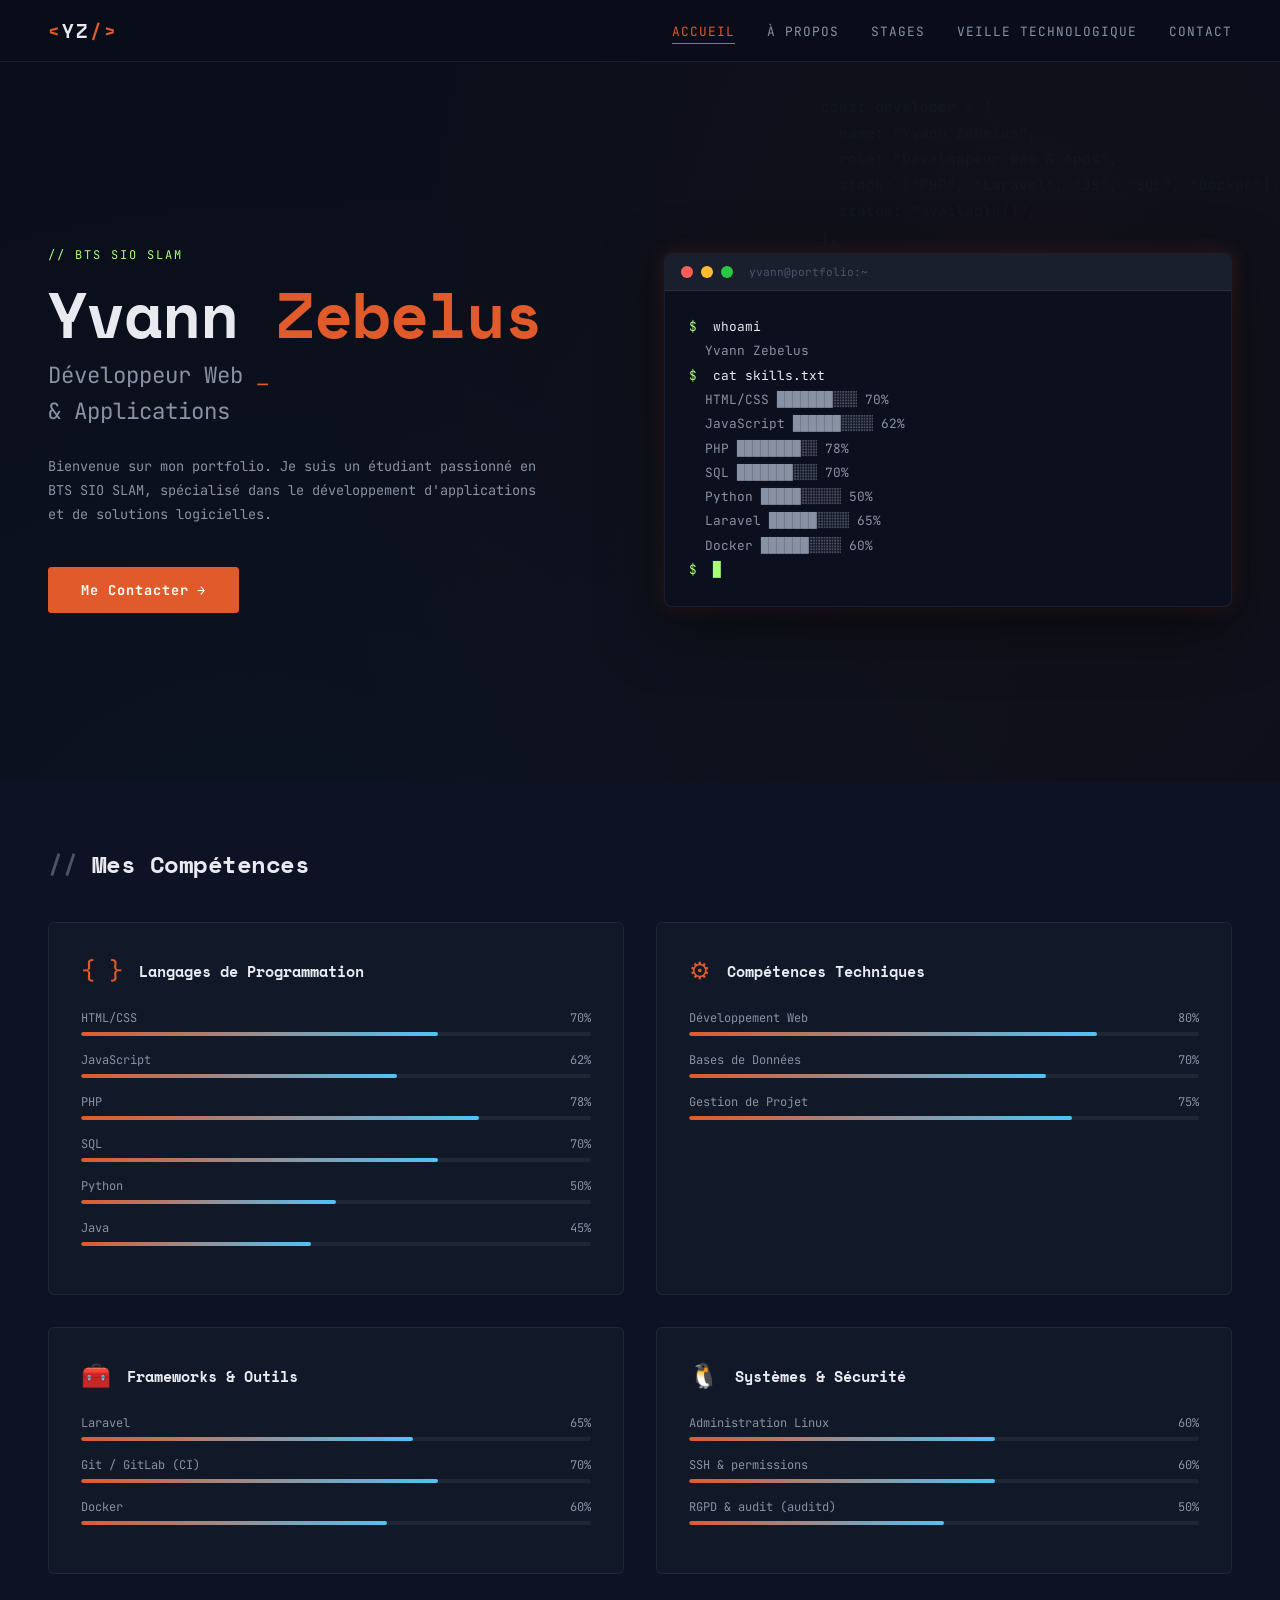
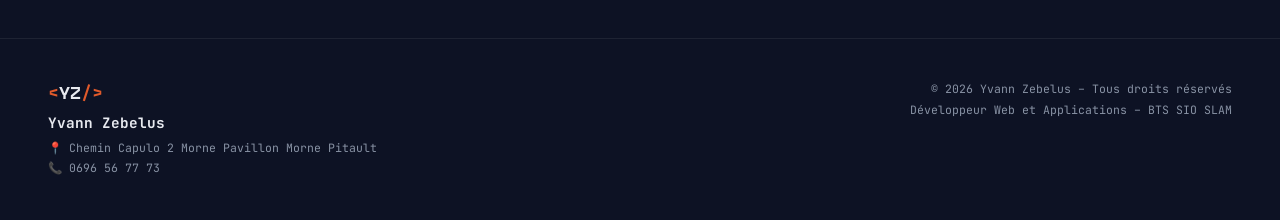
<file: portfolio/index.html>
<!DOCTYPE html>
<html lang="fr">
<head>
  <meta charset="UTF-8">
  <meta name="viewport" content="width=device-width, initial-scale=1.0">
  <title>Yvann Zebelus – Développeur Web & Applications</title>
  <link rel="stylesheet" href="style.css">
  <link href="https://fonts.googleapis.com/css2?family=JetBrains+Mono:wght@300;400;500;700&family=Space+Mono:wght@400;700&display=swap" rel="stylesheet">
</head>
<body>

<nav class="navbar">
  <a href="index.html" class="logo"><span class="logo-bracket">&lt;</span>YZ<span class="logo-bracket">/&gt;</span></a>
  <ul class="nav-links">
    <li><a href="index.html" class="active">Accueil</a></li>
    <li><a href="apropos.html">À Propos</a></li>
    <li><a href="stages.html">Stages</a></li>
    <li><a href="veille.html">Veille Technologique</a></li>
    <li><a href="contact.html">Contact</a></li>
  </ul>
</nav>

<main>
  <!-- Hero -->
  <section class="hero">
    <div class="hero-bg-code">
      <pre class="bg-code">
const developer = {
  name: "Yvann Zebelus",
  role: "Développeur Web & Apps",
  stack: ["PHP", "Laravel", "JS", "SQL", "Docker"],
  status: "available()",
};</pre>
    </div>
    <div class="hero-content">
      <div class="hero-tag">// BTS SIO SLAM</div>
      <h1 class="hero-name">Yvann <span class="accent">Zebelus</span></h1>
      <h2 class="hero-subtitle">Développeur Web <span class="cursor-blink">_</span><br>& Applications</h2>
      <p class="hero-desc">Bienvenue sur mon portfolio. Je suis un étudiant passionné en BTS SIO SLAM, spécialisé dans le développement d'applications et de solutions logicielles.</p>
      <a href="contact.html" class="btn-primary">Me Contacter <span class="arrow">→</span></a>
    </div>
    <div class="hero-terminal">
      <div class="terminal-header">
        <span class="dot red"></span>
        <span class="dot yellow"></span>
        <span class="dot green"></span>
        <span class="terminal-title">yvann@portfolio:~</span>
      </div>
      <div class="terminal-body">
        <p><span class="prompt">$</span> whoami</p>
        <p class="output">Yvann Zebelus</p>
        <p><span class="prompt">$</span> cat skills.txt</p>
        <p class="output">HTML/CSS ███████░░░ 70%</p>
        <p class="output">JavaScript ██████░░░░ 62%</p>
        <p class="output">PHP ████████░░ 78%</p>
        <p class="output">SQL ███████░░░ 70%</p>
        <p class="output">Python █████░░░░░ 50%</p>
        <p class="output">Laravel ██████░░░░ 65%</p>
        <p class="output">Docker ██████░░░░ 60%</p>
        <p><span class="prompt">$</span> <span class="cursor-inline">█</span></p>
      </div>
    </div>
  </section>

  <!-- Skills -->
  <section class="section skills-section">
    <h2 class="section-title"><span class="comment">// </span>Mes Compétences</h2>
    <div class="skills-grid">
      <div class="skill-card">
        <div class="skill-card-header">
          <span class="skill-icon">{ }</span>
          <h3>Langages de Programmation</h3>
        </div>
        <div class="skill-bars">
          <div class="skill-item">
            <div class="skill-label"><span>HTML/CSS</span><span>70%</span></div>
            <div class="skill-bar"><div class="skill-fill" style="--w:70%"></div></div>
          </div>
          <div class="skill-item">
            <div class="skill-label"><span>JavaScript</span><span>62%</span></div>
            <div class="skill-bar"><div class="skill-fill" style="--w:62%"></div></div>
          </div>
          <div class="skill-item">
            <div class="skill-label"><span>PHP</span><span>78%</span></div>
            <div class="skill-bar"><div class="skill-fill" style="--w:78%"></div></div>
          </div>
          <div class="skill-item">
            <div class="skill-label"><span>SQL</span><span>70%</span></div>
            <div class="skill-bar"><div class="skill-fill" style="--w:70%"></div></div>
          </div>
          <div class="skill-item">
            <div class="skill-label"><span>Python</span><span>50%</span></div>
            <div class="skill-bar"><div class="skill-fill" style="--w:50%"></div></div>
          </div>
          <div class="skill-item">
            <div class="skill-label"><span>Java</span><span>45%</span></div>
            <div class="skill-bar"><div class="skill-fill" style="--w:45%"></div></div>
          </div>
        </div>
      </div>
      <div class="skill-card">
        <div class="skill-card-header">
          <span class="skill-icon">⚙</span>
          <h3>Compétences Techniques</h3>
        </div>
        <div class="skill-bars">
          <div class="skill-item">
            <div class="skill-label"><span>Développement Web</span><span>80%</span></div>
            <div class="skill-bar"><div class="skill-fill" style="--w:80%"></div></div>
          </div>
          <div class="skill-item">
            <div class="skill-label"><span>Bases de Données</span><span>70%</span></div>
            <div class="skill-bar"><div class="skill-fill" style="--w:70%"></div></div>
          </div>
          <div class="skill-item">
            <div class="skill-label"><span>Gestion de Projet</span><span>75%</span></div>
            <div class="skill-bar"><div class="skill-fill" style="--w:75%"></div></div>
          </div>
        </div>
      </div>
      <div class="skill-card">
        <div class="skill-card-header">
          <span class="skill-icon">🧰</span>
          <h3>Frameworks &amp; Outils</h3>
        </div>
        <div class="skill-bars">
          <div class="skill-item">
            <div class="skill-label"><span>Laravel</span><span>65%</span></div>
            <div class="skill-bar"><div class="skill-fill" style="--w:65%"></div></div>
          </div>
          <div class="skill-item">
            <div class="skill-label"><span>Git / GitLab (CI)</span><span>70%</span></div>
            <div class="skill-bar"><div class="skill-fill" style="--w:70%"></div></div>
          </div>
          <div class="skill-item">
            <div class="skill-label"><span>Docker</span><span>60%</span></div>
            <div class="skill-bar"><div class="skill-fill" style="--w:60%"></div></div>
          </div>
        </div>
      </div>
      <div class="skill-card">
        <div class="skill-card-header">
          <span class="skill-icon">🐧</span>
          <h3>Systèmes &amp; Sécurité</h3>
        </div>
        <div class="skill-bars">
          <div class="skill-item">
            <div class="skill-label"><span>Administration Linux</span><span>60%</span></div>
            <div class="skill-bar"><div class="skill-fill" style="--w:60%"></div></div>
          </div>
          <div class="skill-item">
            <div class="skill-label"><span>SSH &amp; permissions</span><span>60%</span></div>
            <div class="skill-bar"><div class="skill-fill" style="--w:60%"></div></div>
          </div>
          <div class="skill-item">
            <div class="skill-label"><span>RGPD &amp; audit (auditd)</span><span>50%</span></div>
            <div class="skill-bar"><div class="skill-fill" style="--w:50%"></div></div>
          </div>
        </div>
      </div>
    </div>
  </section>
</main>

<footer class="footer">
  <div class="footer-left">
    <div class="footer-logo"><span class="logo-bracket">&lt;</span>YZ<span class="logo-bracket">/&gt;</span></div>
    <p class="footer-name">Yvann Zebelus</p>
    <p class="footer-info">📍 Chemin Capulo 2 Morne Pavillon Morne Pitault</p>
    <p class="footer-info">📞 0696 56 77 73</p>
  </div>
  <div class="footer-right">
    <p>© 2026 Yvann Zebelus – Tous droits réservés</p>
    <p>Développeur Web et Applications – BTS SIO SLAM</p>
  </div>
</footer>

</body>
</html>
</file>
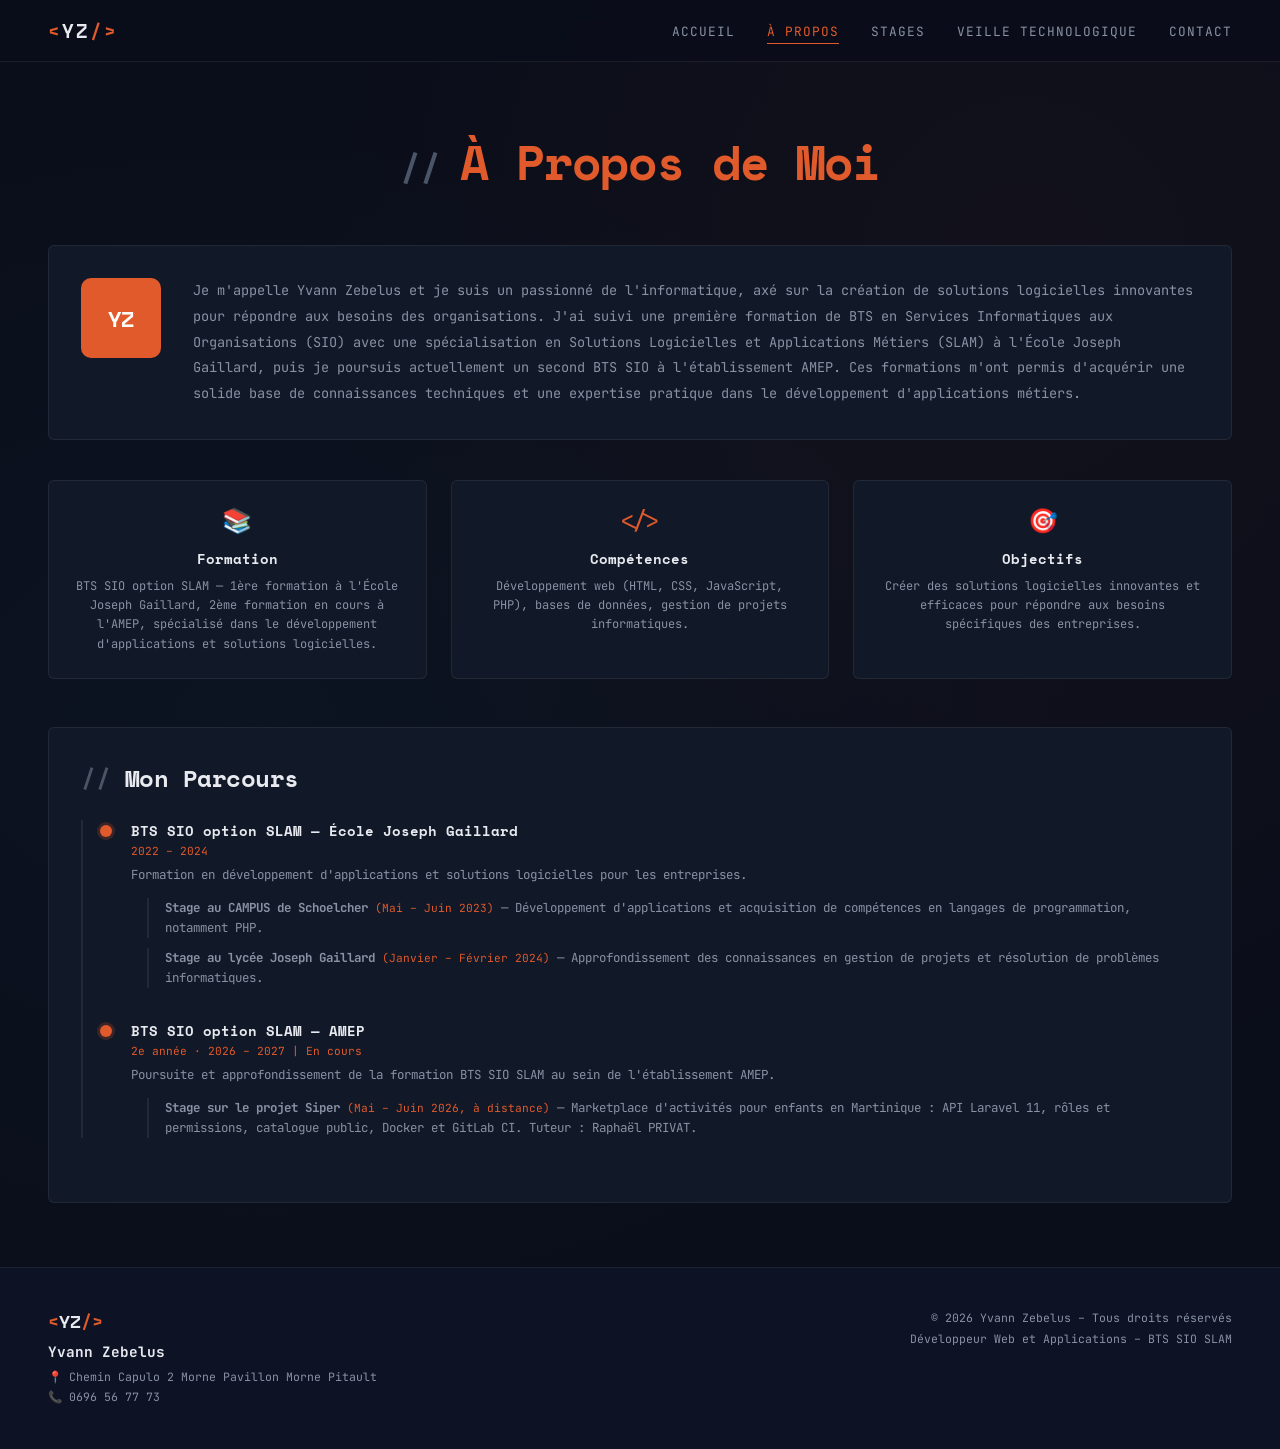
<file: portfolio/apropos.html>
<!DOCTYPE html>
<html lang="fr">
<head>
  <meta charset="UTF-8">
  <meta name="viewport" content="width=device-width, initial-scale=1.0">
  <title>À Propos – Yvann Zebelus</title>
  <link rel="stylesheet" href="style.css">
  <link href="https://fonts.googleapis.com/css2?family=JetBrains+Mono:wght@300;400;500;700&family=Space+Mono:wght@400;700&display=swap" rel="stylesheet">
</head>
<body>

<nav class="navbar">
  <a href="index.html" class="logo"><span class="logo-bracket">&lt;</span>YZ<span class="logo-bracket">/&gt;</span></a>
  <ul class="nav-links">
    <li><a href="index.html">Accueil</a></li>
    <li><a href="apropos.html" class="active">À Propos</a></li>
    <li><a href="stages.html">Stages</a></li>
    <li><a href="veille.html">Veille Technologique</a></li>
    <li><a href="contact.html">Contact</a></li>
  </ul>
</nav>

<main>
  <section class="section">
    <h1 class="page-title">À Propos de Moi</h1>

    <div class="card about-intro" style="margin-bottom:2.5rem;">
      <div class="about-avatar">YZ</div>
      <p class="about-text">
        Je m'appelle Yvann Zebelus et je suis un passionné de l'informatique, axé sur la création de solutions logicielles innovantes pour répondre aux besoins des organisations. J'ai suivi une première formation de BTS en Services Informatiques aux Organisations (SIO) avec une spécialisation en Solutions Logicielles et Applications Métiers (SLAM) à l'École Joseph Gaillard, puis je poursuis actuellement un second BTS SIO à l'établissement AMEP. Ces formations m'ont permis d'acquérir une solide base de connaissances techniques et une expertise pratique dans le développement d'applications métiers.
      </p>
    </div>

    <div class="info-grid">
      <div class="info-card">
        <div class="info-card-icon">📚</div>
        <h3>Formation</h3>
        <p>BTS SIO option SLAM — 1ère formation à l'École Joseph Gaillard, 2ème formation en cours à l'AMEP, spécialisé dans le développement d'applications et solutions logicielles.</p>
      </div>
      <div class="info-card">
        <div class="info-card-icon">&lt;/&gt;</div>
        <h3>Compétences</h3>
        <p>Développement web (HTML, CSS, JavaScript, PHP), bases de données, gestion de projets informatiques.</p>
      </div>
      <div class="info-card">
        <div class="info-card-icon">🎯</div>
        <h3>Objectifs</h3>
        <p>Créer des solutions logicielles innovantes et efficaces pour répondre aux besoins spécifiques des entreprises.</p>
      </div>
    </div>

    <div class="card">
      <h2 class="section-title" style="margin-bottom:1.5rem;"><span class="comment">// </span>Mon Parcours</h2>
      <div class="timeline">
        <div class="timeline-item">
          <h4>BTS SIO option SLAM — École Joseph Gaillard</h4>
          <div class="timeline-date">2022 – 2024</div>
          <p class="timeline-desc">
            Formation en développement d'applications et solutions logicielles pour les entreprises.
          </p>
          <ul class="timeline-sub">
            <li><strong>Stage au CAMPUS de Schoelcher</strong> <span class="timeline-date-inline">(Mai – Juin 2023)</span> — Développement d'applications et acquisition de compétences en langages de programmation, notamment PHP.</li>
            <li><strong>Stage au lycée Joseph Gaillard</strong> <span class="timeline-date-inline">(Janvier – Février 2024)</span> — Approfondissement des connaissances en gestion de projets et résolution de problèmes informatiques.</li>
          </ul>
        </div>
        <div class="timeline-item">
          <h4>BTS SIO option SLAM — AMEP</h4>
          <div class="timeline-date">2e année · 2026 – 2027 | En cours</div>
          <p class="timeline-desc">Poursuite et approfondissement de la formation BTS SIO SLAM au sein de l'établissement AMEP.</p>
          <ul class="timeline-sub">
            <li><strong>Stage sur le projet Siper</strong> <span class="timeline-date-inline">(Mai – Juin 2026, à distance)</span> — Marketplace d'activités pour enfants en Martinique : API Laravel 11, rôles et permissions, catalogue public, Docker et GitLab CI. Tuteur : Raphaël PRIVAT.</li>
          </ul>
        </div>
      </div>
    </div>
  </section>
</main>

<footer class="footer">
  <div class="footer-left">
    <div class="footer-logo"><span class="logo-bracket">&lt;</span>YZ<span class="logo-bracket">/&gt;</span></div>
    <p class="footer-name">Yvann Zebelus</p>
    <p class="footer-info">📍 Chemin Capulo 2 Morne Pavillon Morne Pitault</p>
    <p class="footer-info">📞 0696 56 77 73</p>
  </div>
  <div class="footer-right">
    <p>© 2026 Yvann Zebelus – Tous droits réservés</p>
    <p>Développeur Web et Applications – BTS SIO SLAM</p>
  </div>
</footer>

</body>
</html>
</file>
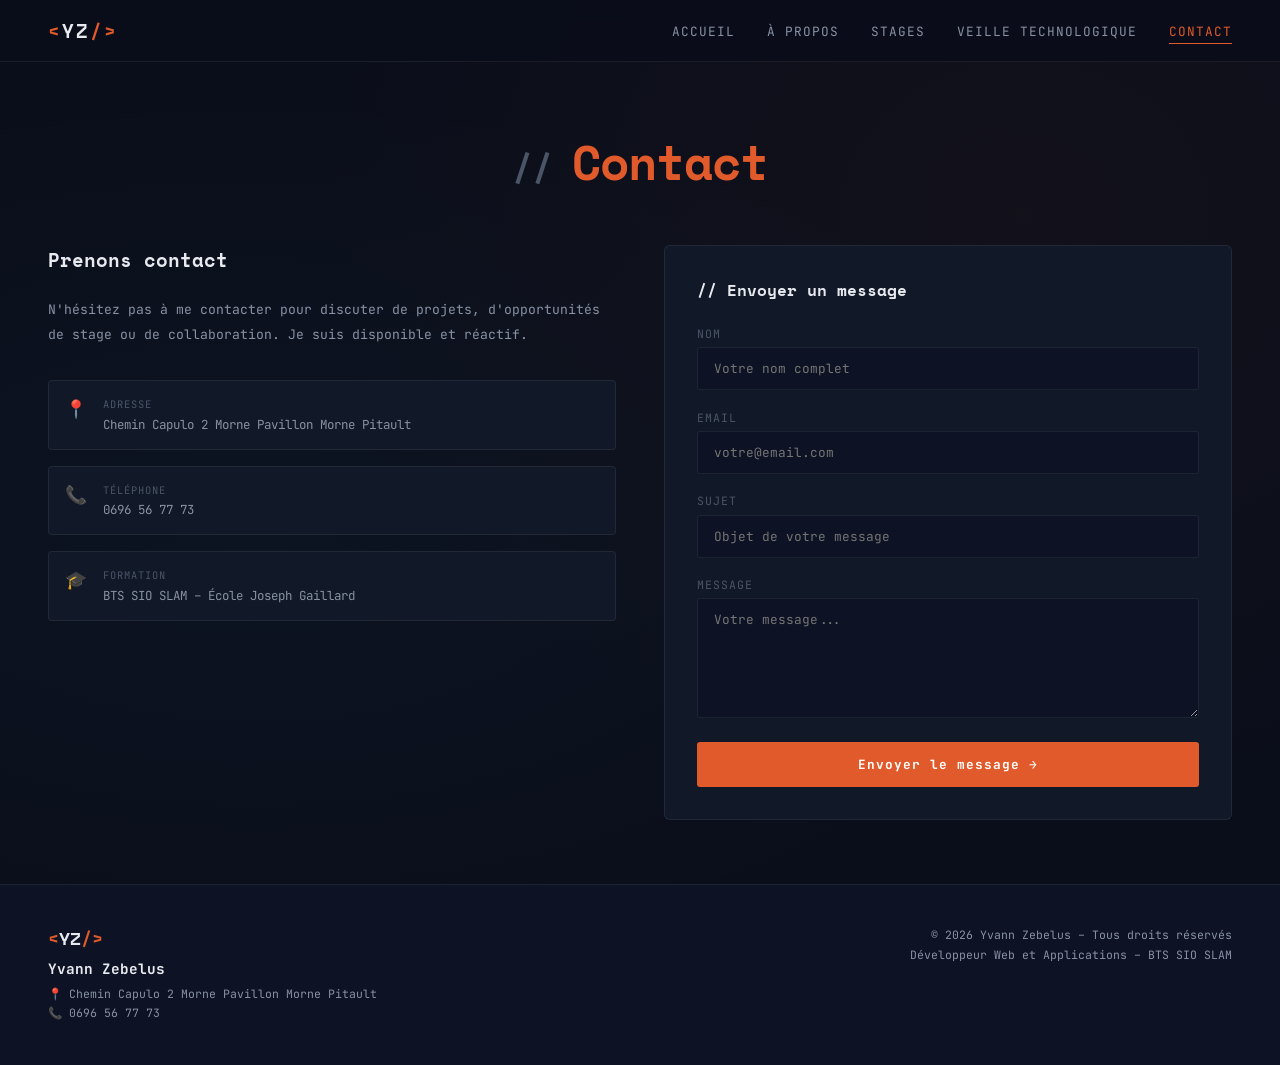
<file: portfolio/contact.html>
<!DOCTYPE html>
<html lang="fr">
<head>
  <meta charset="UTF-8">
  <meta name="viewport" content="width=device-width, initial-scale=1.0">
  <title>Contact – Yvann Zebelus</title>
  <link rel="stylesheet" href="style.css">
  <link href="https://fonts.googleapis.com/css2?family=JetBrains+Mono:wght@300;400;500;700&family=Space+Mono:wght@400;700&display=swap" rel="stylesheet">
</head>
<body>

<nav class="navbar">
  <a href="index.html" class="logo"><span class="logo-bracket">&lt;</span>YZ<span class="logo-bracket">/&gt;</span></a>
  <ul class="nav-links">
    <li><a href="index.html">Accueil</a></li>
    <li><a href="apropos.html">À Propos</a></li>
    <li><a href="stages.html">Stages</a></li>
    <li><a href="veille.html">Veille Technologique</a></li>
    <li><a href="contact.html" class="active">Contact</a></li>
  </ul>
</nav>

<main>
  <section class="section">
    <h1 class="page-title">Contact</h1>

    <div class="contact-grid">
      <div class="contact-info">
        <h2>Prenons contact</h2>
        <p>N'hésitez pas à me contacter pour discuter de projets, d'opportunités de stage ou de collaboration. Je suis disponible et réactif.</p>

        <div class="contact-detail">
          <span class="contact-detail-icon">📍</span>
          <div class="contact-detail-text">
            <div class="contact-detail-label">Adresse</div>
            Chemin Capulo 2 Morne Pavillon Morne Pitault
          </div>
        </div>

        <div class="contact-detail">
          <span class="contact-detail-icon">📞</span>
          <div class="contact-detail-text">
            <div class="contact-detail-label">Téléphone</div>
            0696 56 77 73
          </div>
        </div>

        <div class="contact-detail">
          <span class="contact-detail-icon">🎓</span>
          <div class="contact-detail-text">
            <div class="contact-detail-label">Formation</div>
            BTS SIO SLAM – École Joseph Gaillard
          </div>
        </div>
      </div>

      <div class="contact-form">
        <h2>// Envoyer un message</h2>
        <div class="form-group">
          <label>Nom</label>
          <input type="text" placeholder="Votre nom complet">
        </div>
        <div class="form-group">
          <label>Email</label>
          <input type="email" placeholder="votre@email.com">
        </div>
        <div class="form-group">
          <label>Sujet</label>
          <input type="text" placeholder="Objet de votre message">
        </div>
        <div class="form-group">
          <label>Message</label>
          <textarea placeholder="Votre message..."></textarea>
        </div>
        <button class="form-submit">Envoyer le message →</button>
      </div>
    </div>
  </section>
</main>

<footer class="footer">
  <div class="footer-left">
    <div class="footer-logo"><span class="logo-bracket">&lt;</span>YZ<span class="logo-bracket">/&gt;</span></div>
    <p class="footer-name">Yvann Zebelus</p>
    <p class="footer-info">📍 Chemin Capulo 2 Morne Pavillon Morne Pitault</p>
    <p class="footer-info">📞 0696 56 77 73</p>
  </div>
  <div class="footer-right">
    <p>© 2026 Yvann Zebelus – Tous droits réservés</p>
    <p>Développeur Web et Applications – BTS SIO SLAM</p>
  </div>
</footer>

</body>
</html>
</file>
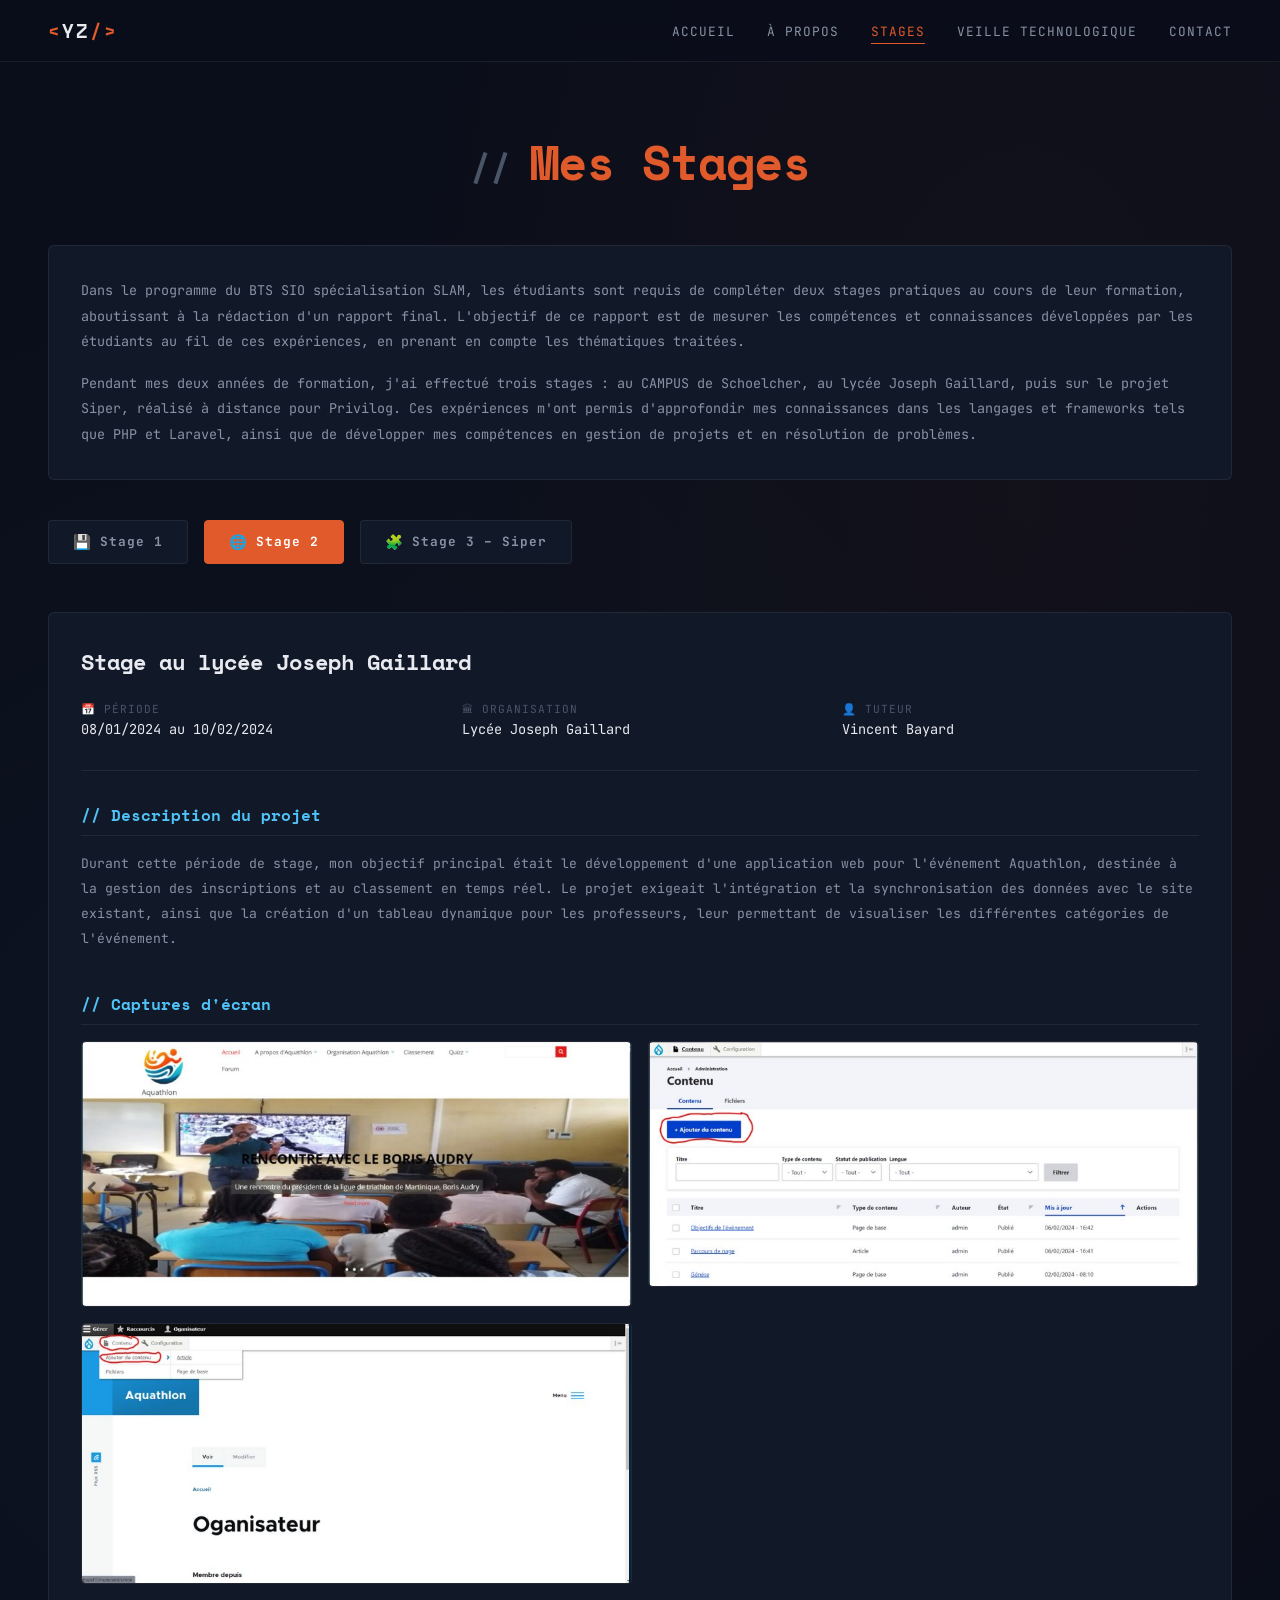
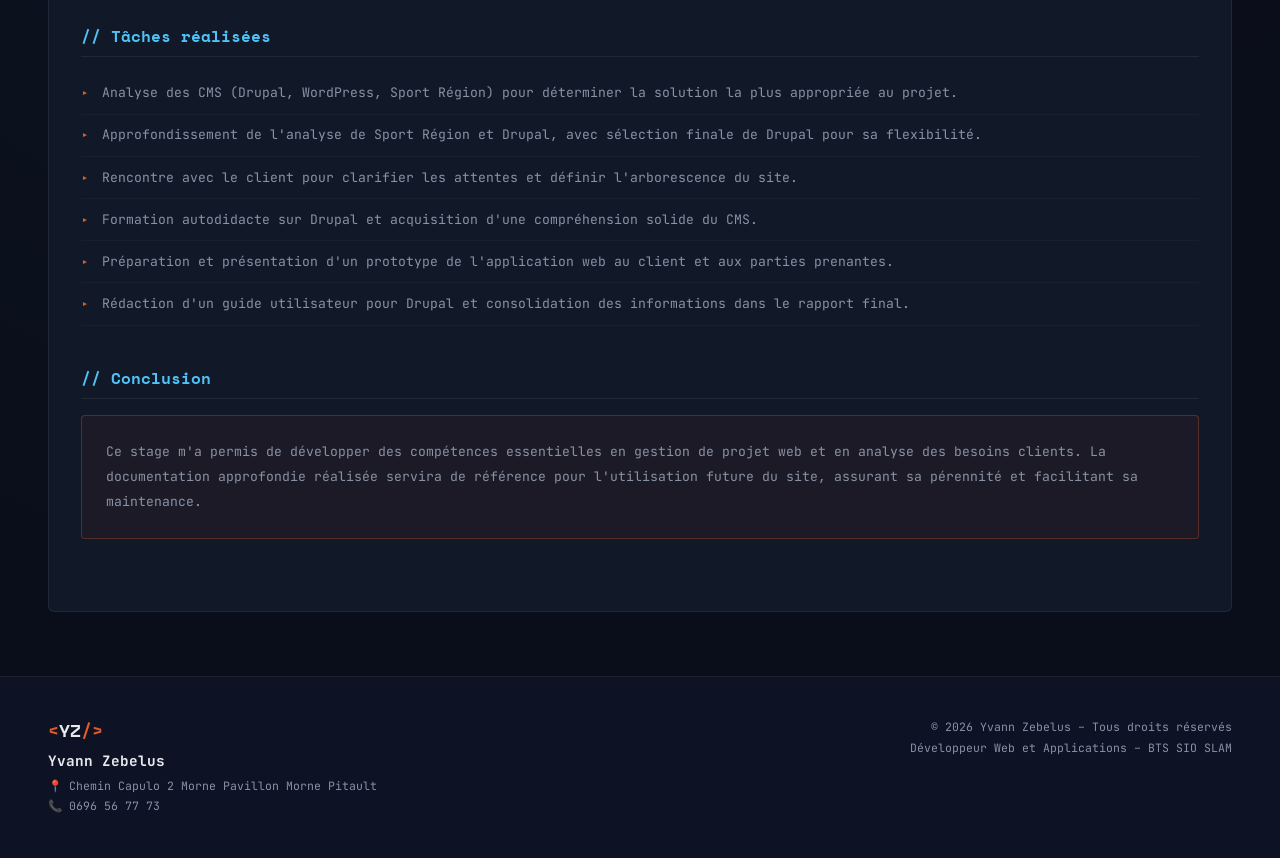
<file: portfolio/stage2.html>
<!DOCTYPE html>
<html lang="fr">
<head>
  <meta charset="UTF-8">
  <meta name="viewport" content="width=device-width, initial-scale=1.0">
  <title>Stage 2 – Yvann Zebelus</title>
  <link rel="stylesheet" href="style.css">
  <link href="https://fonts.googleapis.com/css2?family=JetBrains+Mono:wght@300;400;500;700&family=Space+Mono:wght@400;700&display=swap" rel="stylesheet">
</head>
<body>

<nav class="navbar">
  <a href="index.html" class="logo"><span class="logo-bracket">&lt;</span>YZ<span class="logo-bracket">/&gt;</span></a>
  <ul class="nav-links">
    <li><a href="index.html">Accueil</a></li>
    <li><a href="apropos.html">À Propos</a></li>
    <li><a href="stages.html" class="active">Stages</a></li>
    <li><a href="veille.html">Veille Technologique</a></li>
    <li><a href="contact.html">Contact</a></li>
  </ul>
</nav>

<main>
  <section class="section">
    <h1 class="page-title">Mes Stages</h1>

    <div class="stage-intro">
      <p>Dans le programme du BTS SIO spécialisation SLAM, les étudiants sont requis de compléter deux stages pratiques au cours de leur formation, aboutissant à la rédaction d'un rapport final. L'objectif de ce rapport est de mesurer les compétences et connaissances développées par les étudiants au fil de ces expériences, en prenant en compte les thématiques traitées.</p>
      <p>Pendant mes deux années de formation, j'ai effectué trois stages : au CAMPUS de Schoelcher, au lycée Joseph Gaillard, puis sur le projet Siper, réalisé à distance pour Privilog. Ces expériences m'ont permis d'approfondir mes connaissances dans les langages et frameworks tels que PHP et Laravel, ainsi que de développer mes compétences en gestion de projets et en résolution de problèmes.</p>
    </div>

    <div class="tab-container">
      <a href="stages.html" class="tab-btn">
        <span class="tab-icon">💾</span> Stage 1
      </a>
      <a href="stage2.html" class="tab-btn active">
        <span class="tab-icon">🌐</span> Stage 2
      </a>
      <a href="stage3.html" class="tab-btn">
        <span class="tab-icon">🧩</span> Stage 3 – Siper
      </a>
    </div>

    <div class="card">
      <div class="stage-header">
        <h2>Stage au lycée Joseph Gaillard</h2>
      </div>

      <div class="stage-meta">
        <div class="meta-item">
          <span class="meta-label">📅 Période</span>
          <span class="meta-value">08/01/2024 au 10/02/2024</span>
        </div>
        <div class="meta-item">
          <span class="meta-label">🏛 Organisation</span>
          <span class="meta-value">Lycée Joseph Gaillard</span>
        </div>
        <div class="meta-item">
          <span class="meta-label">👤 Tuteur</span>
          <span class="meta-value">Vincent Bayard</span>
        </div>
      </div>

      <div class="stage-section">
        <h3>// Description du projet</h3>
        <p>Durant cette période de stage, mon objectif principal était le développement d'une application web pour l'événement Aquathlon, destinée à la gestion des inscriptions et au classement en temps réel. Le projet exigeait l'intégration et la synchronisation des données avec le site existant, ainsi que la création d'un tableau dynamique pour les professeurs, leur permettant de visualiser les différentes catégories de l'événement.</p>
      </div>

      <div class="stage-section">
        <h3>// Captures d'écran</h3>
        <div class="screenshots-grid">
          <div class="screenshot-placeholder">
            <img src="screenshots/stage2_aquathlon1.png" alt="Site Aquathlon – Rencontre avec Boris Audry">
          </div>
          <div class="screenshot-placeholder">
            <img src="screenshots/stage2_aquathlon2.png" alt="Interface d'administration Drupal – Gestion du contenu">
          </div>
          <div class="screenshot-placeholder">
            <img src="screenshots/stage2_aquathlon3.png" alt="Interface Drupal – Ajout de contenu (Article / Page de base)">
          </div>
        </div>
      </div>

      <div class="stage-section">
        <h3>// Tâches réalisées</h3>
        <ul class="tasks-list">
          <li>Analyse des CMS (Drupal, WordPress, Sport Région) pour déterminer la solution la plus appropriée au projet.</li>
          <li>Approfondissement de l'analyse de Sport Région et Drupal, avec sélection finale de Drupal pour sa flexibilité.</li>
          <li>Rencontre avec le client pour clarifier les attentes et définir l'arborescence du site.</li>
          <li>Formation autodidacte sur Drupal et acquisition d'une compréhension solide du CMS.</li>
          <li>Préparation et présentation d'un prototype de l'application web au client et aux parties prenantes.</li>
          <li>Rédaction d'un guide utilisateur pour Drupal et consolidation des informations dans le rapport final.</li>
        </ul>
      </div>

      <div class="stage-section">
        <h3>// Conclusion</h3>
        <div class="conclusion-box">
          Ce stage m'a permis de développer des compétences essentielles en gestion de projet web et en analyse des besoins clients. La documentation approfondie réalisée servira de référence pour l'utilisation future du site, assurant sa pérennité et facilitant sa maintenance.
        </div>
      </div>
    </div>
  </section>
</main>

<footer class="footer">
  <div class="footer-left">
    <div class="footer-logo"><span class="logo-bracket">&lt;</span>YZ<span class="logo-bracket">/&gt;</span></div>
    <p class="footer-name">Yvann Zebelus</p>
    <p class="footer-info">📍 Chemin Capulo 2 Morne Pavillon Morne Pitault</p>
    <p class="footer-info">📞 0696 56 77 73</p>
  </div>
  <div class="footer-right">
    <p>© 2026 Yvann Zebelus – Tous droits réservés</p>
    <p>Développeur Web et Applications – BTS SIO SLAM</p>
  </div>
</footer>

</body>
</html>
</file>
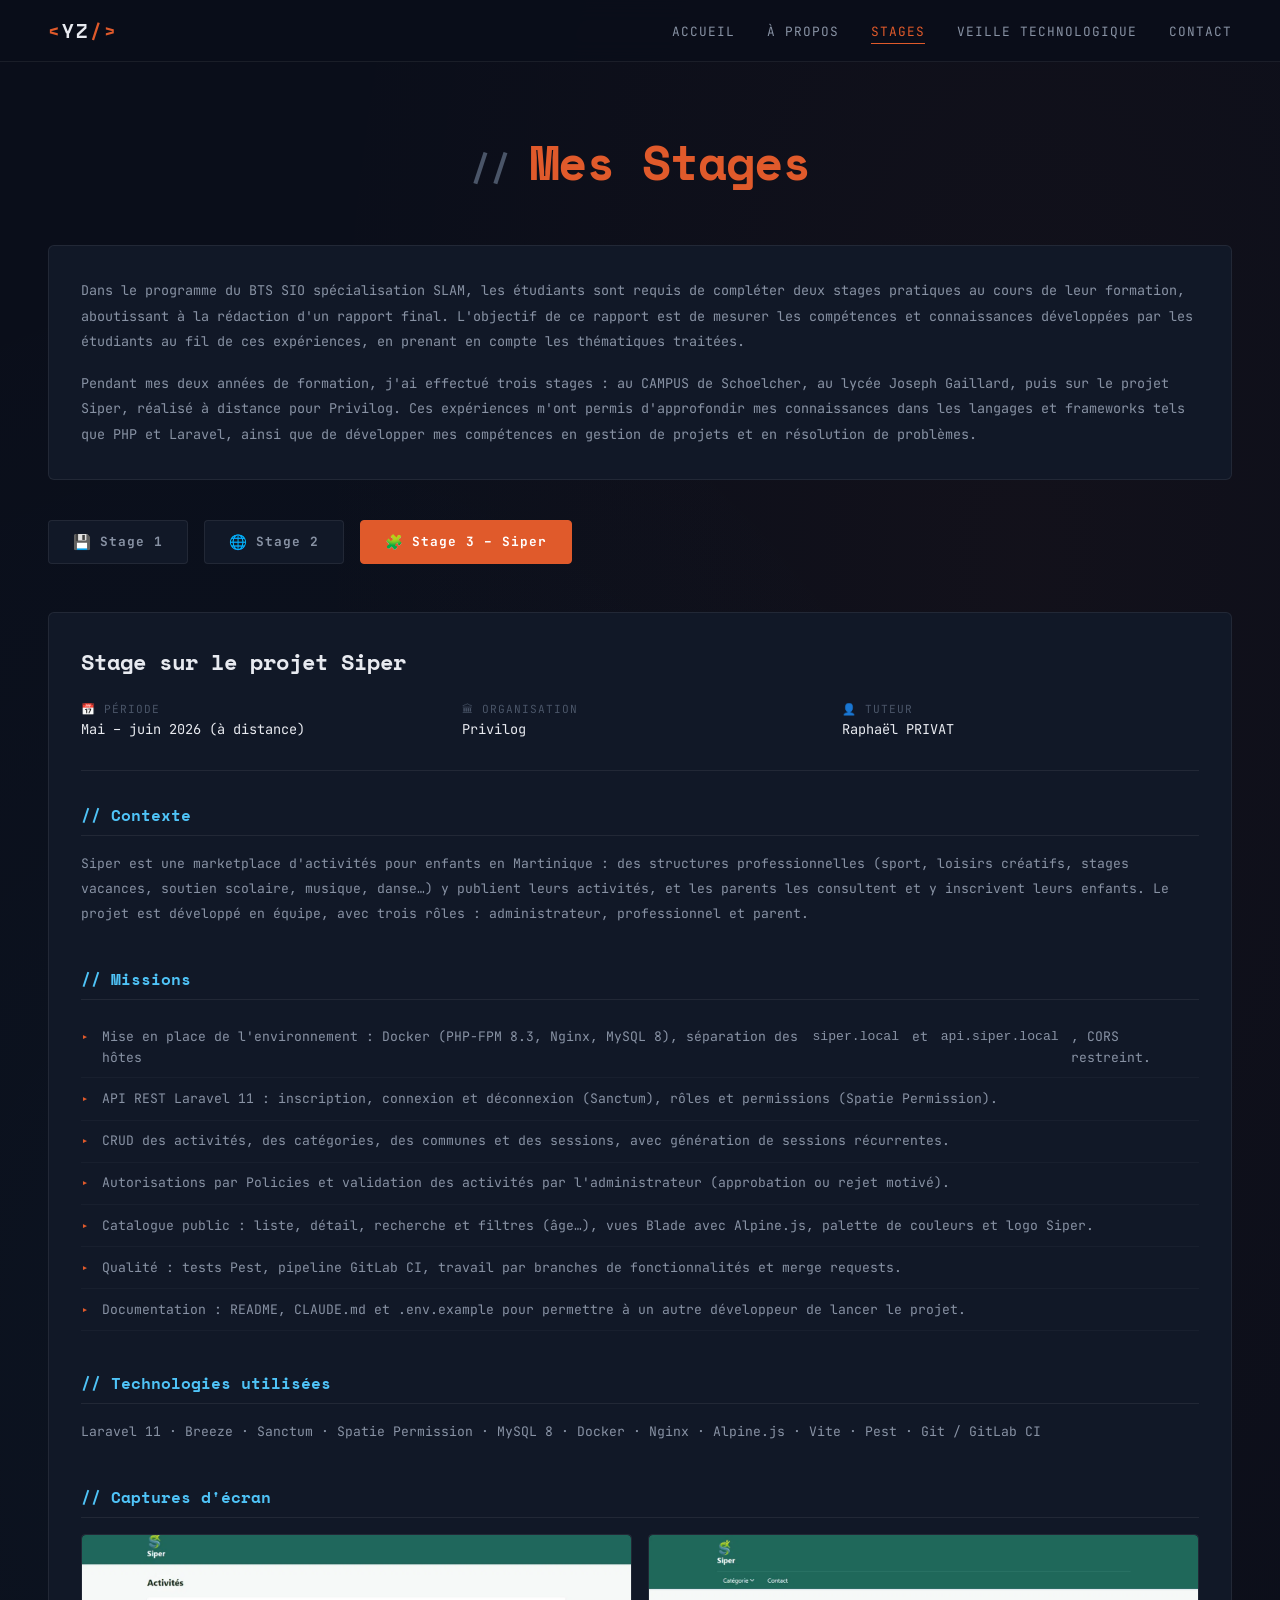
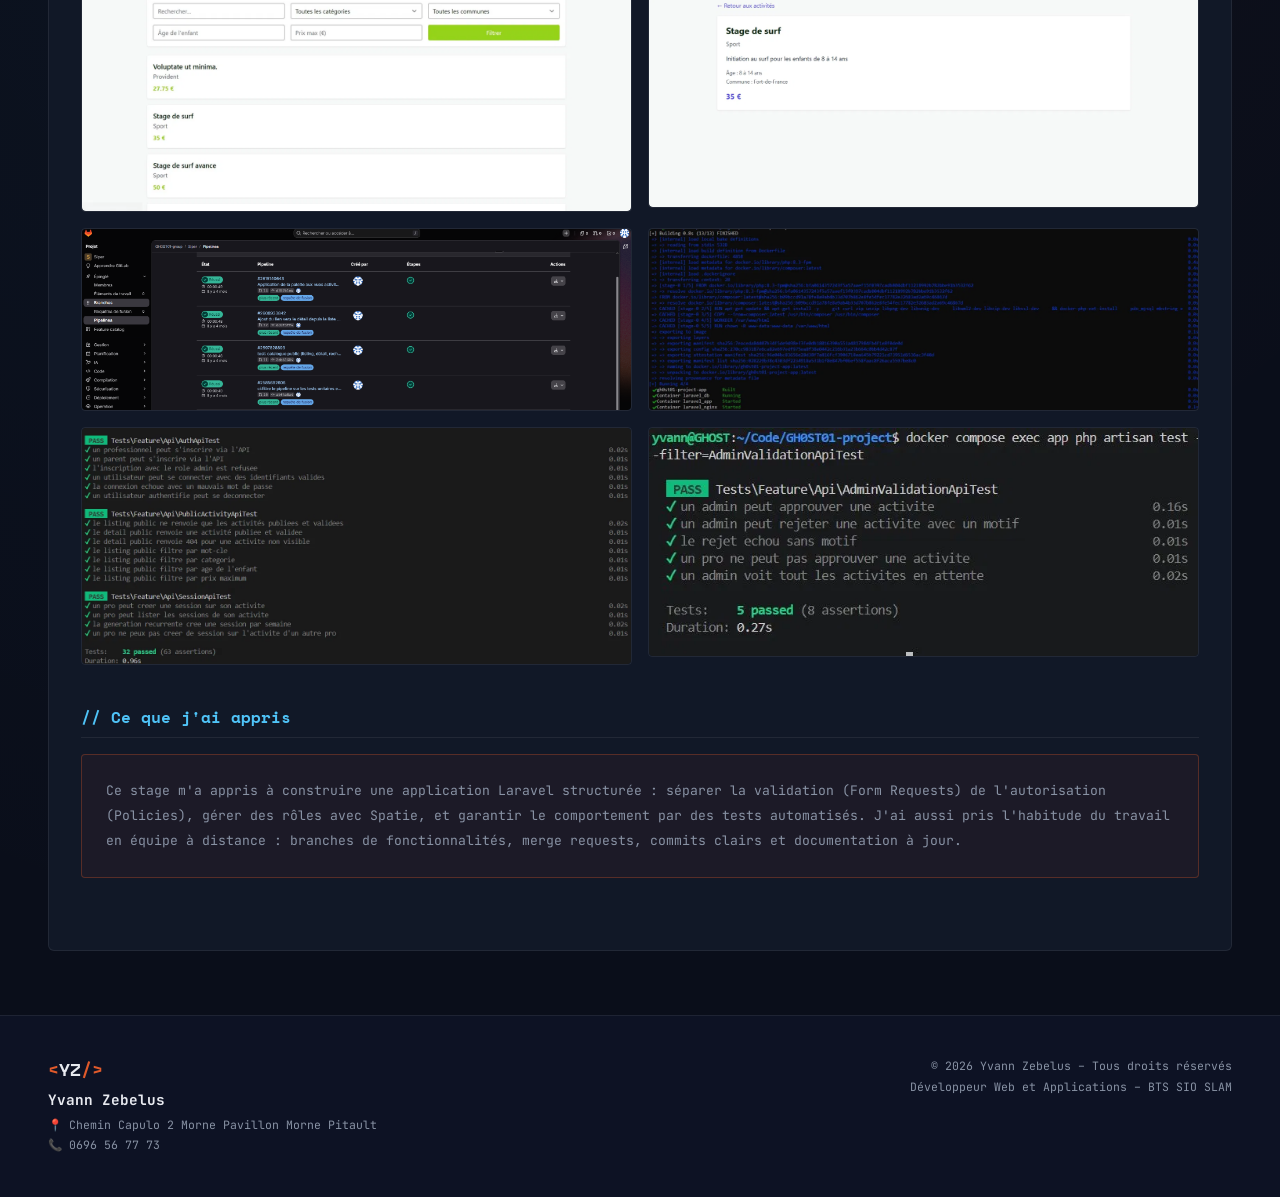
<file: portfolio/stage3.html>
<!DOCTYPE html>
<html lang="fr">
<head>
  <meta charset="UTF-8">
  <meta name="viewport" content="width=device-width, initial-scale=1.0">
  <title>Stage 3 – Siper – Yvann Zebelus</title>
  <link rel="stylesheet" href="style.css">
  <link href="https://fonts.googleapis.com/css2?family=JetBrains+Mono:wght@300;400;500;700&family=Space+Mono:wght@400;700&display=swap" rel="stylesheet">
</head>
<body>

<nav class="navbar">
  <a href="index.html" class="logo"><span class="logo-bracket">&lt;</span>YZ<span class="logo-bracket">/&gt;</span></a>
  <ul class="nav-links">
    <li><a href="index.html">Accueil</a></li>
    <li><a href="apropos.html">À Propos</a></li>
    <li><a href="stages.html" class="active">Stages</a></li>
    <li><a href="veille.html">Veille Technologique</a></li>
    <li><a href="contact.html">Contact</a></li>
  </ul>
</nav>

<main>
  <section class="section">
    <h1 class="page-title">Mes Stages</h1>

    <div class="stage-intro">
      <p>Dans le programme du BTS SIO spécialisation SLAM, les étudiants sont requis de compléter deux stages pratiques au cours de leur formation, aboutissant à la rédaction d'un rapport final. L'objectif de ce rapport est de mesurer les compétences et connaissances développées par les étudiants au fil de ces expériences, en prenant en compte les thématiques traitées.</p>
      <p>Pendant mes deux années de formation, j'ai effectué trois stages : au CAMPUS de Schoelcher, au lycée Joseph Gaillard, puis sur le projet Siper, réalisé à distance pour Privilog. Ces expériences m'ont permis d'approfondir mes connaissances dans les langages et frameworks tels que PHP et Laravel, ainsi que de développer mes compétences en gestion de projets et en résolution de problèmes.</p>
    </div>

    <div class="tab-container">
      <a href="stages.html" class="tab-btn">
        <span class="tab-icon">💾</span> Stage 1
      </a>
      <a href="stage2.html" class="tab-btn">
        <span class="tab-icon">🌐</span> Stage 2
      </a>
      <a href="stage3.html" class="tab-btn active">
        <span class="tab-icon">🧩</span> Stage 3 – Siper
      </a>
    </div>

    <div class="card">
      <div class="stage-header">
        <h2>Stage sur le projet Siper</h2>
      </div>

      <div class="stage-meta">
        <div class="meta-item">
          <span class="meta-label">📅 Période</span>
          <span class="meta-value">Mai – juin 2026 (à distance)</span>
        </div>
        <div class="meta-item">
          <span class="meta-label">🏛 Organisation</span>
          <span class="meta-value">Privilog</span>
        </div>
        <div class="meta-item">
          <span class="meta-label">👤 Tuteur</span>
          <span class="meta-value">Raphaël PRIVAT</span>
        </div>
      </div>

      <div class="stage-section">
        <h3>// Contexte</h3>
        <p>Siper est une marketplace d'activités pour enfants en Martinique : des structures professionnelles (sport, loisirs créatifs, stages vacances, soutien scolaire, musique, danse…) y publient leurs activités, et les parents les consultent et y inscrivent leurs enfants. Le projet est développé en équipe, avec trois rôles : administrateur, professionnel et parent.</p>
      </div>

      <div class="stage-section">
        <h3>// Missions</h3>
        <ul class="tasks-list">
          <li>Mise en place de l'environnement : Docker (PHP-FPM 8.3, Nginx, MySQL 8), séparation des hôtes <code>siper.local</code> et <code>api.siper.local</code>, CORS restreint.</li>
          <li>API REST Laravel 11 : inscription, connexion et déconnexion (Sanctum), rôles et permissions (Spatie Permission).</li>
          <li>CRUD des activités, des catégories, des communes et des sessions, avec génération de sessions récurrentes.</li>
          <li>Autorisations par Policies et validation des activités par l'administrateur (approbation ou rejet motivé).</li>
          <li>Catalogue public : liste, détail, recherche et filtres (âge…), vues Blade avec Alpine.js, palette de couleurs et logo Siper.</li>
          <li>Qualité : tests Pest, pipeline GitLab CI, travail par branches de fonctionnalités et merge requests.</li>
          <li>Documentation : README, CLAUDE.md et .env.example pour permettre à un autre développeur de lancer le projet.</li>
        </ul>
      </div>

      <div class="stage-section">
        <h3>// Technologies utilisées</h3>
        <p>Laravel 11 · Breeze · Sanctum · Spatie Permission · MySQL 8 · Docker · Nginx · Alpine.js · Vite · Pest · Git / GitLab CI</p>
      </div>

      <div class="stage-section">
        <h3>// Captures d'écran</h3>
        <div class="screenshots-grid">
          <div class="screenshot-placeholder">
            <img src="screenshots/siper_liste.png" alt="Siper – catalogue public : recherche, filtres et liste des activités">
          </div>
          <div class="screenshot-placeholder">
            <img src="screenshots/siper_detail.png" alt="Siper – page de détail d'une activité">
          </div>
          <div class="screenshot-placeholder">
            <img src="screenshots/siper_pipelines.png" alt="GitLab – pipelines CI réussis sur les merge requests du projet Siper">
          </div>
          <div class="screenshot-placeholder">
            <img src="screenshots/siper_docker.png" alt="Docker – build et démarrage des conteneurs app, nginx et MySQL">
          </div>
          <div class="screenshot-placeholder">
            <img src="screenshots/siper_tests.png" alt="Tests Pest de l'API : 32 tests réussis">
          </div>
          <div class="screenshot-placeholder">
            <img src="screenshots/siper_admin.png" alt="Tests Pest de la validation des activités par l'administrateur : 5 tests réussis">
          </div>
        </div>
      </div>

      <div class="stage-section">
        <h3>// Ce que j'ai appris</h3>
        <div class="conclusion-box">
          Ce stage m'a appris à construire une application Laravel structurée : séparer la validation (Form Requests) de l'autorisation (Policies), gérer des rôles avec Spatie, et garantir le comportement par des tests automatisés. J'ai aussi pris l'habitude du travail en équipe à distance : branches de fonctionnalités, merge requests, commits clairs et documentation à jour.
        </div>
      </div>
    </div>
  </section>
</main>

<footer class="footer">
  <div class="footer-left">
    <div class="footer-logo"><span class="logo-bracket">&lt;</span>YZ<span class="logo-bracket">/&gt;</span></div>
    <p class="footer-name">Yvann Zebelus</p>
    <p class="footer-info">📍 Chemin Capulo 2 Morne Pavillon Morne Pitault</p>
    <p class="footer-info">📞 0696 56 77 73</p>
  </div>
  <div class="footer-right">
    <p>© 2026 Yvann Zebelus – Tous droits réservés</p>
    <p>Développeur Web et Applications – BTS SIO SLAM</p>
  </div>
</footer>

</body>
</html>
</file>
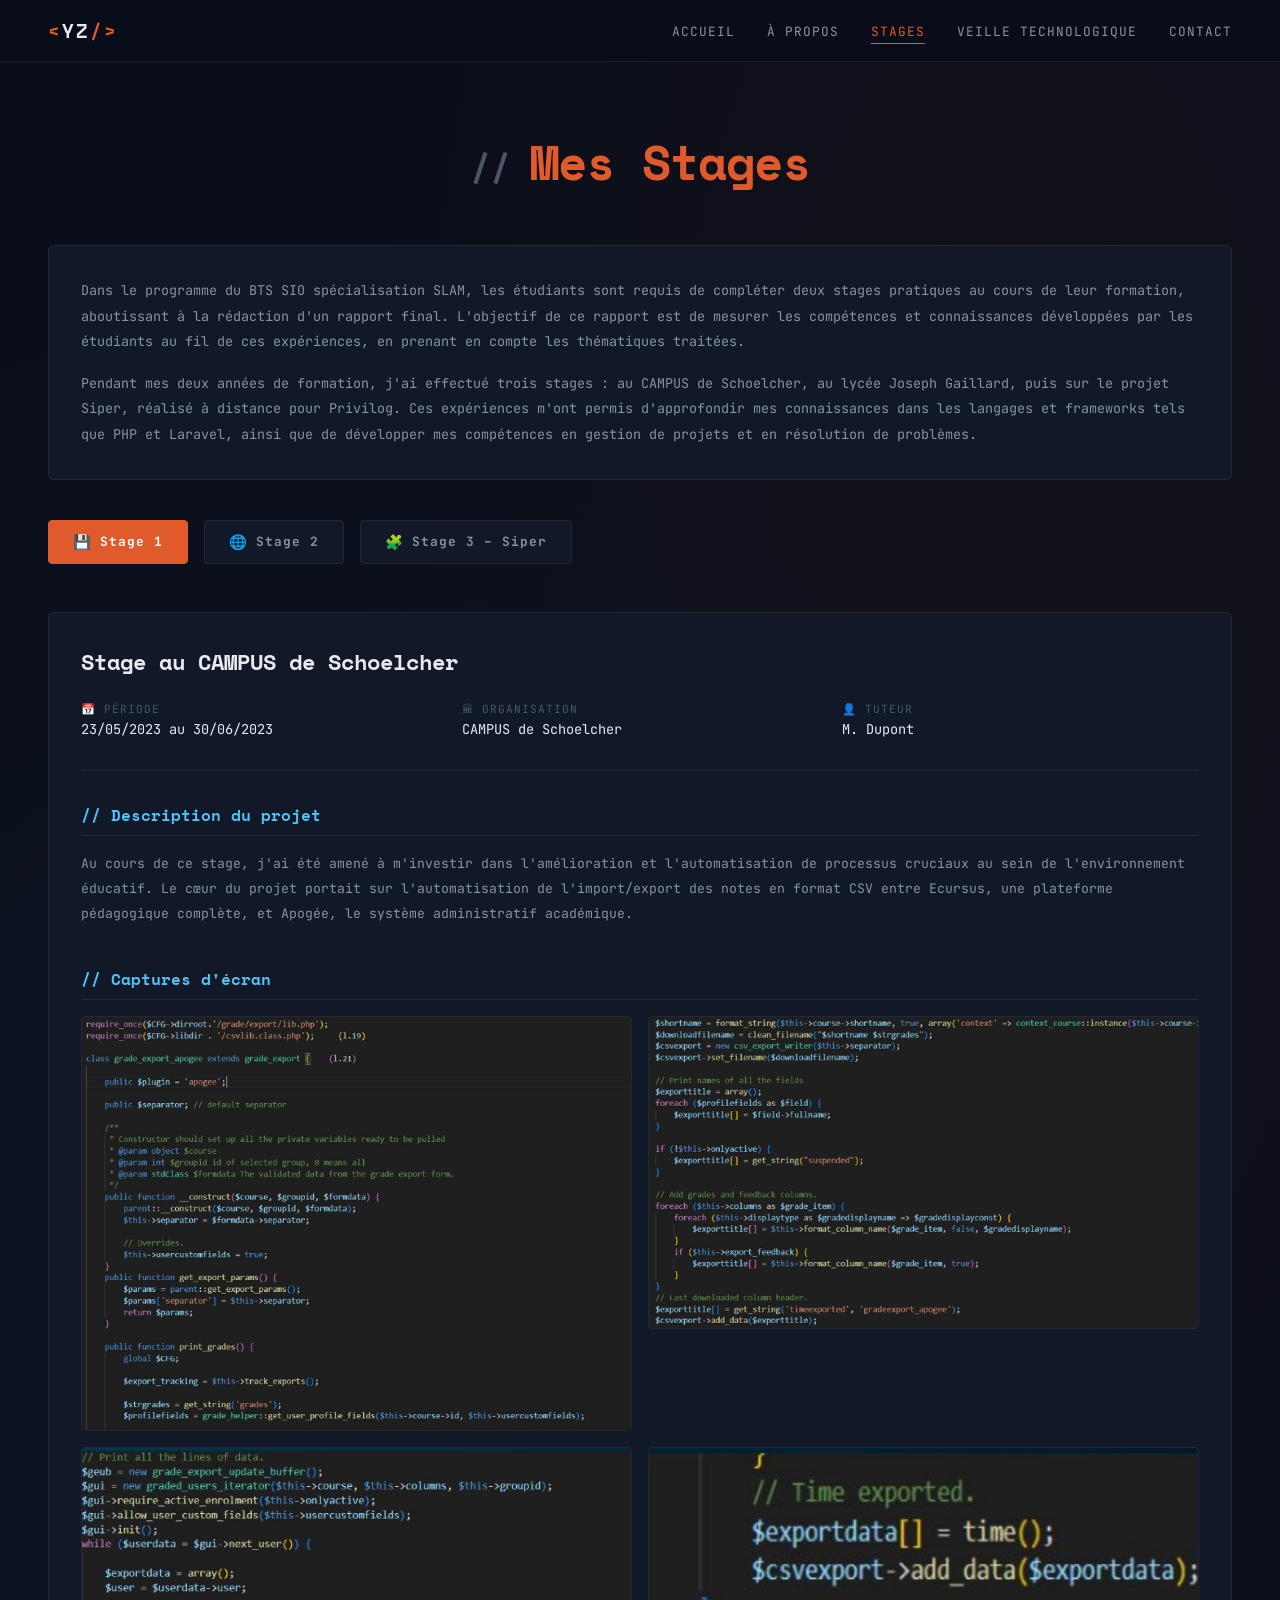
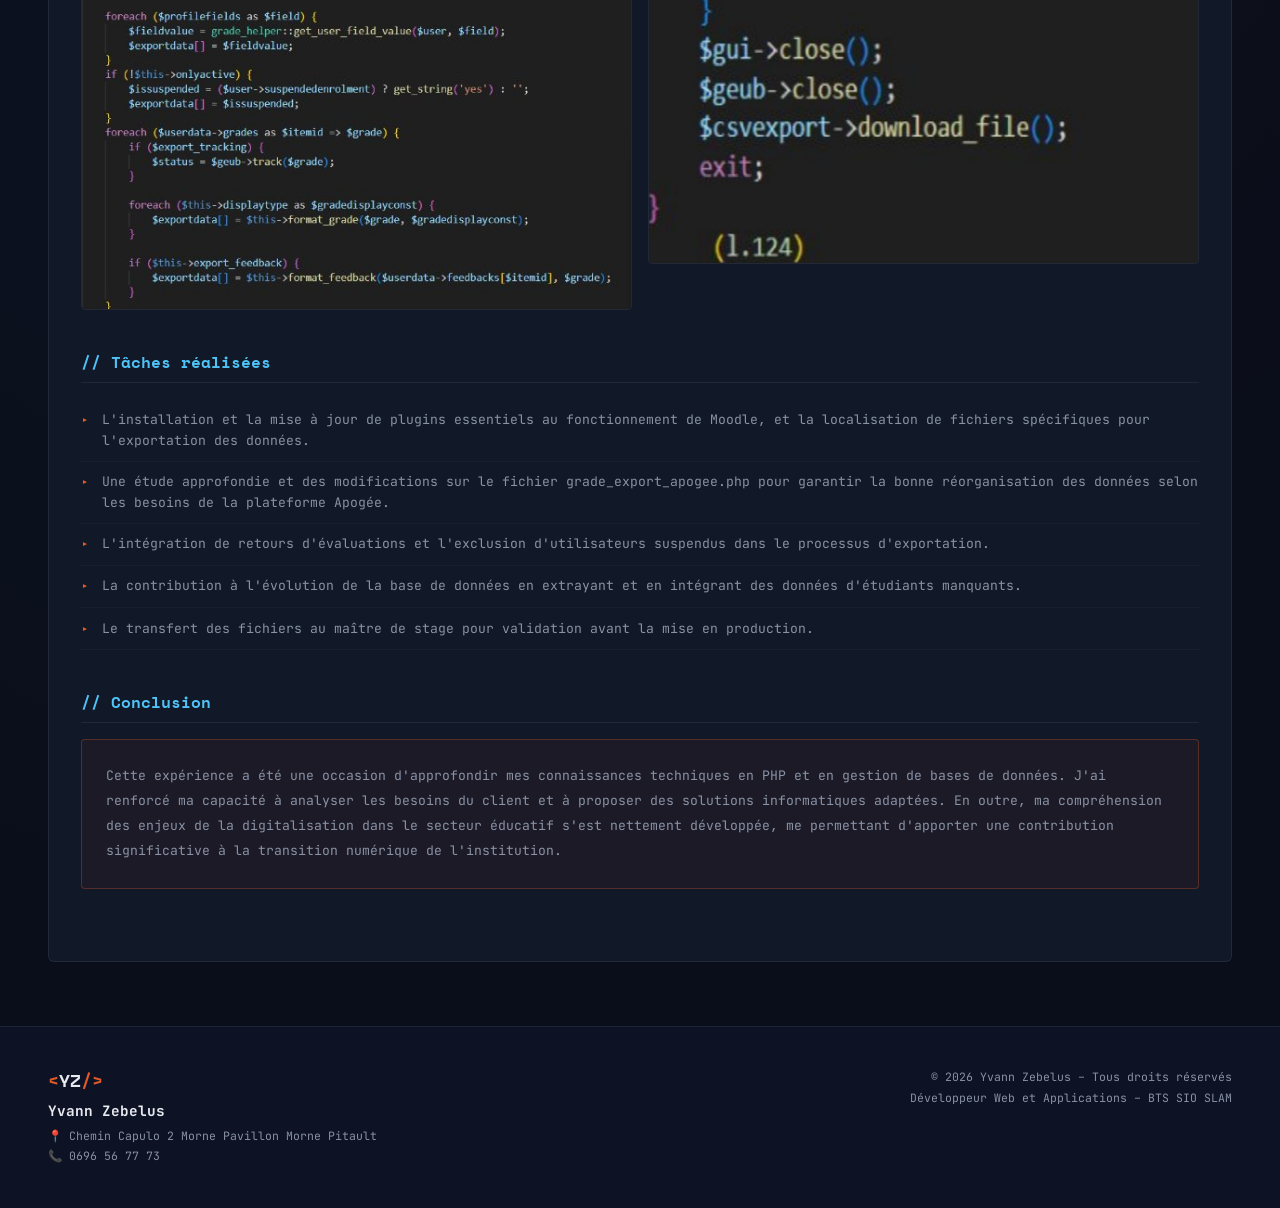
<file: portfolio/stages.html>
<!DOCTYPE html>
<html lang="fr">
<head>
  <meta charset="UTF-8">
  <meta name="viewport" content="width=device-width, initial-scale=1.0">
  <title>Mes Stages – Yvann Zebelus</title>
  <link rel="stylesheet" href="style.css">
  <link href="https://fonts.googleapis.com/css2?family=JetBrains+Mono:wght@300;400;500;700&family=Space+Mono:wght@400;700&display=swap" rel="stylesheet">
</head>
<body>

<nav class="navbar">
  <a href="index.html" class="logo"><span class="logo-bracket">&lt;</span>YZ<span class="logo-bracket">/&gt;</span></a>
  <ul class="nav-links">
    <li><a href="index.html">Accueil</a></li>
    <li><a href="apropos.html">À Propos</a></li>
    <li><a href="stages.html" class="active">Stages</a></li>
    <li><a href="veille.html">Veille Technologique</a></li>
    <li><a href="contact.html">Contact</a></li>
  </ul>
</nav>

<main>
  <section class="section">
    <h1 class="page-title">Mes Stages</h1>

    <div class="stage-intro">
      <p>Dans le programme du BTS SIO spécialisation SLAM, les étudiants sont requis de compléter deux stages pratiques au cours de leur formation, aboutissant à la rédaction d'un rapport final. L'objectif de ce rapport est de mesurer les compétences et connaissances développées par les étudiants au fil de ces expériences, en prenant en compte les thématiques traitées.</p>
      <p>Pendant mes deux années de formation, j'ai effectué trois stages : au CAMPUS de Schoelcher, au lycée Joseph Gaillard, puis sur le projet Siper, réalisé à distance pour Privilog. Ces expériences m'ont permis d'approfondir mes connaissances dans les langages et frameworks tels que PHP et Laravel, ainsi que de développer mes compétences en gestion de projets et en résolution de problèmes.</p>
    </div>

    <div class="tab-container">
      <a href="stages.html" class="tab-btn active">
        <span class="tab-icon">💾</span> Stage 1
      </a>
      <a href="stage2.html" class="tab-btn">
        <span class="tab-icon">🌐</span> Stage 2
      </a>
      <a href="stage3.html" class="tab-btn">
        <span class="tab-icon">🧩</span> Stage 3 – Siper
      </a>
    </div>

    <div class="card">
      <div class="stage-header">
        <h2>Stage au CAMPUS de Schoelcher</h2>
      </div>

      <div class="stage-meta">
        <div class="meta-item">
          <span class="meta-label">📅 Période</span>
          <span class="meta-value">23/05/2023 au 30/06/2023</span>
        </div>
        <div class="meta-item">
          <span class="meta-label">🏛 Organisation</span>
          <span class="meta-value">CAMPUS de Schoelcher</span>
        </div>
        <div class="meta-item">
          <span class="meta-label">👤 Tuteur</span>
          <span class="meta-value">M. Dupont</span>
        </div>
      </div>

      <div class="stage-section">
        <h3>// Description du projet</h3>
        <p>Au cours de ce stage, j'ai été amené à m'investir dans l'amélioration et l'automatisation de processus cruciaux au sein de l'environnement éducatif. Le cœur du projet portait sur l'automatisation de l'import/export des notes en format CSV entre Ecursus, une plateforme pédagogique complète, et Apogée, le système administratif académique.</p>
      </div>

      <div class="stage-section">
        <h3>// Captures d'écran</h3>
        <div class="screenshots-grid">
          <div class="screenshot-placeholder">
            <img src="screenshots/stage1_code1.png" alt="Classe grade_export_apogee – constructeur et méthodes principales">
          </div>
          <div class="screenshot-placeholder">
            <img src="screenshots/stage1_code2.png" alt="Génération des colonnes CSV et entêtes">
          </div>
          <div class="screenshot-placeholder">
            <img src="screenshots/stage1_code3.png" alt="Itération des utilisateurs et export des données">
          </div>
          <div class="screenshot-placeholder">
            <img src="screenshots/stage1_code4.png" alt="Téléchargement du fichier CSV – fin de l'export">
          </div>
        </div>
      </div>

      <div class="stage-section">
        <h3>// Tâches réalisées</h3>
        <ul class="tasks-list">
          <li>L'installation et la mise à jour de plugins essentiels au fonctionnement de Moodle, et la localisation de fichiers spécifiques pour l'exportation des données.</li>
          <li>Une étude approfondie et des modifications sur le fichier grade_export_apogee.php pour garantir la bonne réorganisation des données selon les besoins de la plateforme Apogée.</li>
          <li>L'intégration de retours d'évaluations et l'exclusion d'utilisateurs suspendus dans le processus d'exportation.</li>
          <li>La contribution à l'évolution de la base de données en extrayant et en intégrant des données d'étudiants manquants.</li>
          <li>Le transfert des fichiers au maître de stage pour validation avant la mise en production.</li>
        </ul>
      </div>

      <div class="stage-section">
        <h3>// Conclusion</h3>
        <div class="conclusion-box">
          Cette expérience a été une occasion d'approfondir mes connaissances techniques en PHP et en gestion de bases de données. J'ai renforcé ma capacité à analyser les besoins du client et à proposer des solutions informatiques adaptées. En outre, ma compréhension des enjeux de la digitalisation dans le secteur éducatif s'est nettement développée, me permettant d'apporter une contribution significative à la transition numérique de l'institution.
        </div>
      </div>
    </div>
  </section>
</main>

<footer class="footer">
  <div class="footer-left">
    <div class="footer-logo"><span class="logo-bracket">&lt;</span>YZ<span class="logo-bracket">/&gt;</span></div>
    <p class="footer-name">Yvann Zebelus</p>
    <p class="footer-info">📍 Chemin Capulo 2 Morne Pavillon Morne Pitault</p>
    <p class="footer-info">📞 0696 56 77 73</p>
  </div>
  <div class="footer-right">
    <p>© 2026 Yvann Zebelus – Tous droits réservés</p>
    <p>Développeur Web et Applications – BTS SIO SLAM</p>
  </div>
</footer>

</body>
</html>
</file>
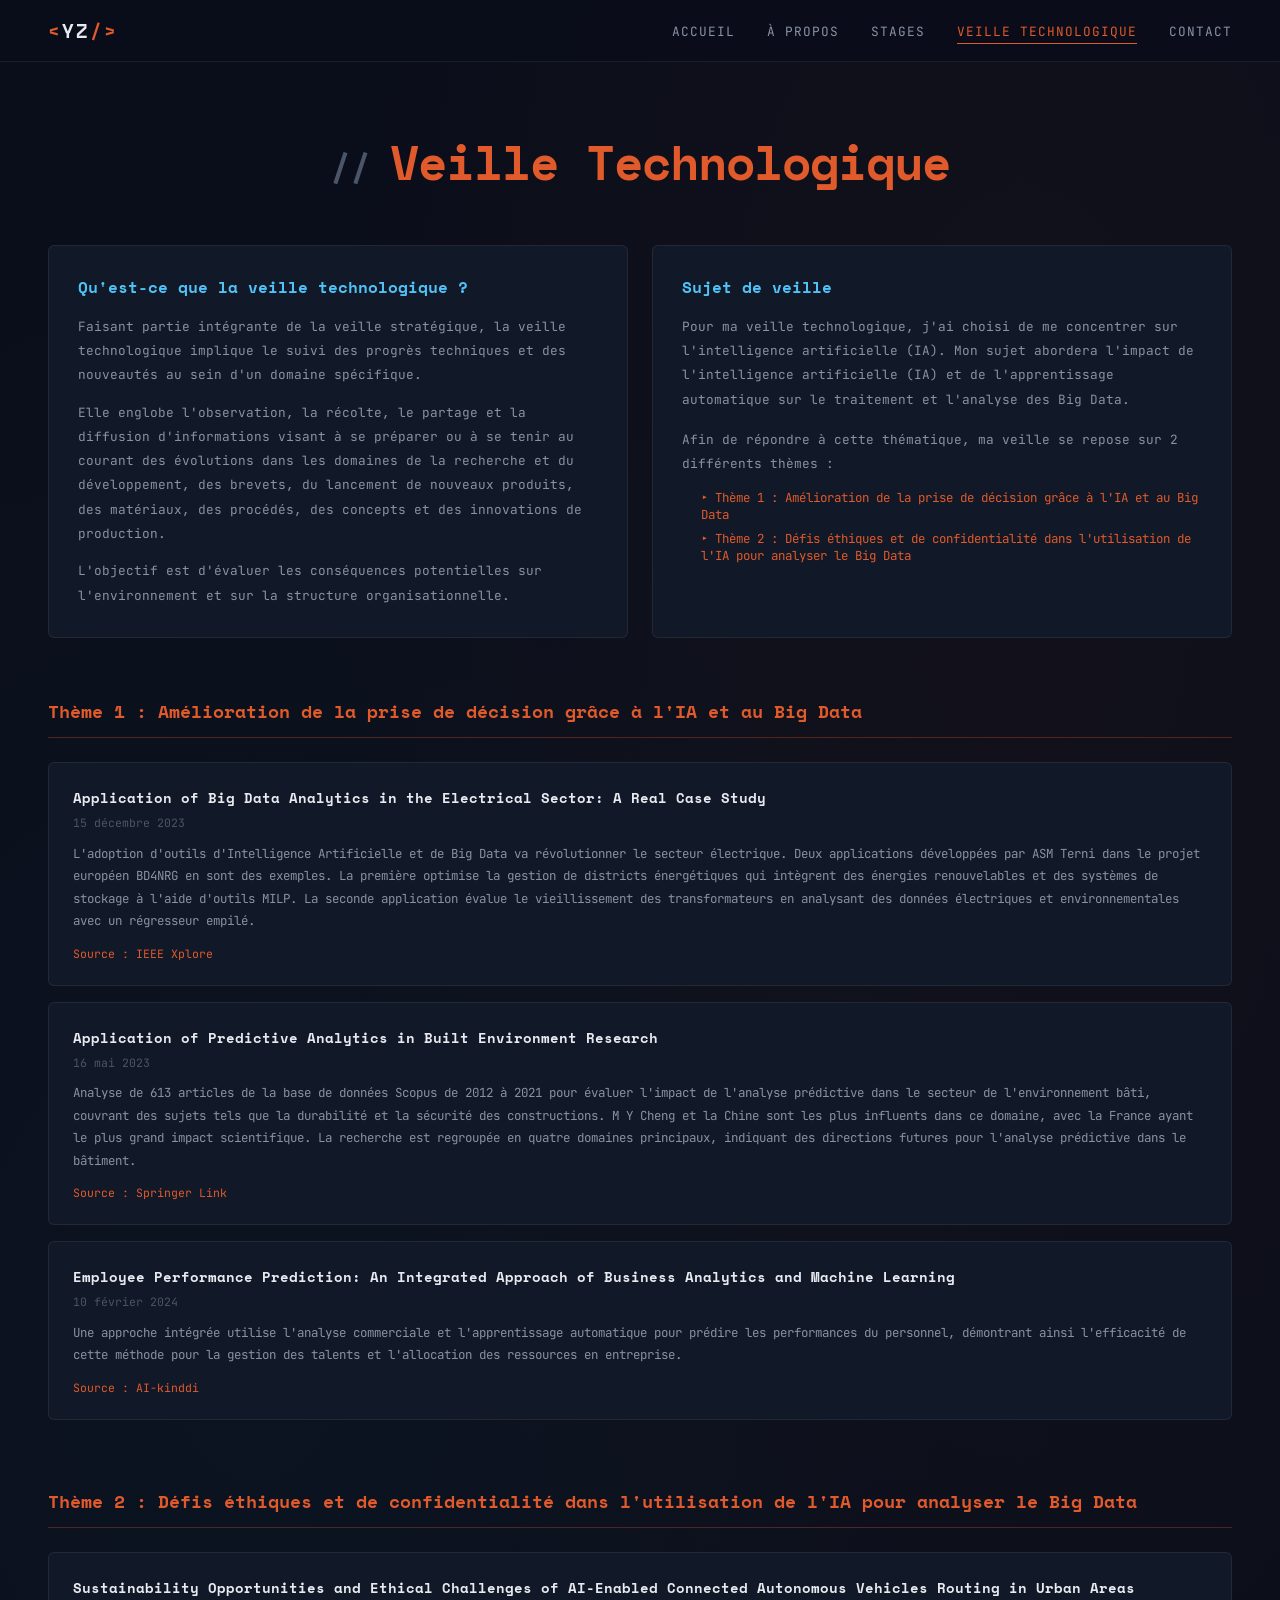
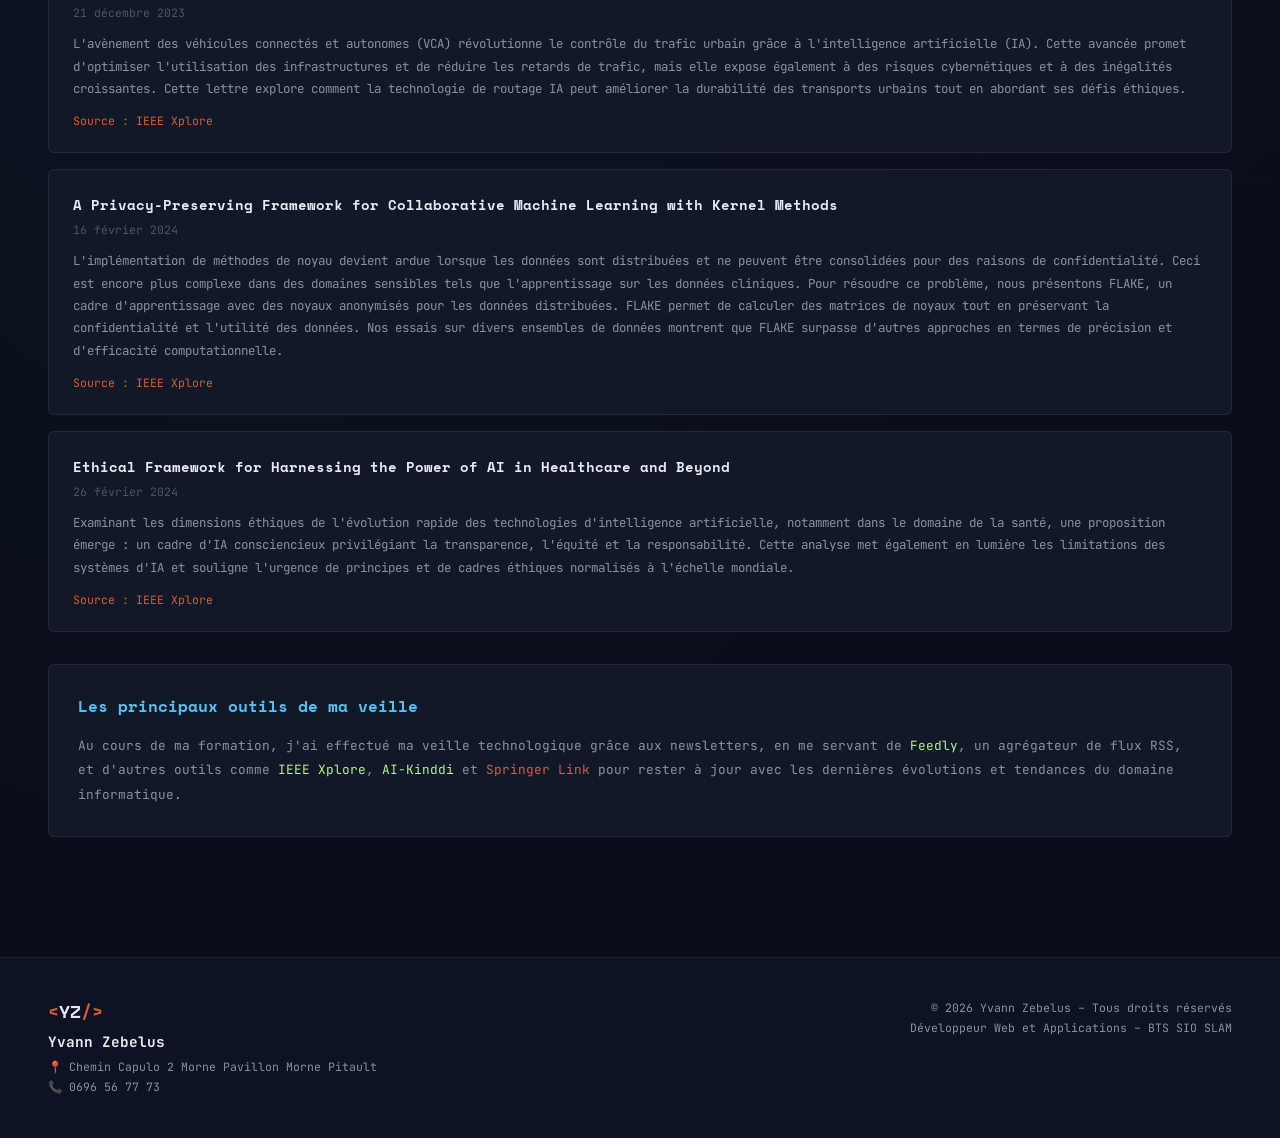
<file: portfolio/veille.html>
<!DOCTYPE html>
<html lang="fr">
<head>
  <meta charset="UTF-8">
  <meta name="viewport" content="width=device-width, initial-scale=1.0">
  <title>Veille Technologique – Yvann Zebelus</title>
  <link rel="stylesheet" href="style.css">
  <link href="https://fonts.googleapis.com/css2?family=JetBrains+Mono:wght@300;400;500;700&family=Space+Mono:wght@400;700&display=swap" rel="stylesheet">
</head>
<body>

<nav class="navbar">
  <a href="index.html" class="logo"><span class="logo-bracket">&lt;</span>YZ<span class="logo-bracket">/&gt;</span></a>
  <ul class="nav-links">
    <li><a href="index.html">Accueil</a></li>
    <li><a href="apropos.html">À Propos</a></li>
    <li><a href="stages.html">Stages</a></li>
    <li><a href="veille.html" class="active">Veille Technologique</a></li>
    <li><a href="contact.html">Contact</a></li>
  </ul>
</nav>

<main>
  <section class="section">
    <h1 class="page-title">Veille Technologique</h1>

    <div class="veille-intro-cards">
      <div class="veille-def-card">
        <h2>Qu'est-ce que la veille technologique ?</h2>
        <p>Faisant partie intégrante de la veille stratégique, la veille technologique implique le suivi des progrès techniques et des nouveautés au sein d'un domaine spécifique.</p>
        <p>Elle englobe l'observation, la récolte, le partage et la diffusion d'informations visant à se préparer ou à se tenir au courant des évolutions dans les domaines de la recherche et du développement, des brevets, du lancement de nouveaux produits, des matériaux, des procédés, des concepts et des innovations de production.</p>
        <p>L'objectif est d'évaluer les conséquences potentielles sur l'environnement et sur la structure organisationnelle.</p>
      </div>
      <div class="veille-subject-card">
        <h2>Sujet de veille</h2>
        <p>Pour ma veille technologique, j'ai choisi de me concentrer sur l'intelligence artificielle (IA). Mon sujet abordera l'impact de l'intelligence artificielle (IA) et de l'apprentissage automatique sur le traitement et l'analyse des Big Data.</p>
        <p style="margin-top:1rem;">Afin de répondre à cette thématique, ma veille se repose sur 2 différents thèmes :</p>
        <ul style="margin-top:0.8rem; padding-left:1.2rem; list-style:none;">
          <li style="font-size:0.78rem; color:var(--accent); margin-bottom:0.4rem;">▸ Thème 1 : Amélioration de la prise de décision grâce à l'IA et au Big Data</li>
          <li style="font-size:0.78rem; color:var(--accent);">▸ Thème 2 : Défis éthiques et de confidentialité dans l'utilisation de l'IA pour analyser le Big Data</li>
        </ul>
      </div>
    </div>

    <!-- THEME 1 -->
    <div class="theme-section">
      <h2 class="theme-title">Thème 1 : Amélioration de la prise de décision grâce à l'IA et au Big Data</h2>

      <div class="article-card">
        <h3>Application of Big Data Analytics in the Electrical Sector: A Real Case Study</h3>
        <p class="article-date">15 décembre 2023</p>
        <p class="article-desc">L'adoption d'outils d'Intelligence Artificielle et de Big Data va révolutionner le secteur électrique. Deux applications développées par ASM Terni dans le projet européen BD4NRG en sont des exemples. La première optimise la gestion de districts énergétiques qui intègrent des énergies renouvelables et des systèmes de stockage à l'aide d'outils MILP. La seconde application évalue le vieillissement des transformateurs en analysant des données électriques et environnementales avec un régresseur empilé.</p>
        <p class="article-source">Source : IEEE Xplore</p>
      </div>

      <div class="article-card">
        <h3>Application of Predictive Analytics in Built Environment Research</h3>
        <p class="article-date">16 mai 2023</p>
        <p class="article-desc">Analyse de 613 articles de la base de données Scopus de 2012 à 2021 pour évaluer l'impact de l'analyse prédictive dans le secteur de l'environnement bâti, couvrant des sujets tels que la durabilité et la sécurité des constructions. M Y Cheng et la Chine sont les plus influents dans ce domaine, avec la France ayant le plus grand impact scientifique. La recherche est regroupée en quatre domaines principaux, indiquant des directions futures pour l'analyse prédictive dans le bâtiment.</p>
        <p class="article-source">Source : Springer Link</p>
      </div>

      <div class="article-card">
        <h3>Employee Performance Prediction: An Integrated Approach of Business Analytics and Machine Learning</h3>
        <p class="article-date">10 février 2024</p>
        <p class="article-desc">Une approche intégrée utilise l'analyse commerciale et l'apprentissage automatique pour prédire les performances du personnel, démontrant ainsi l'efficacité de cette méthode pour la gestion des talents et l'allocation des ressources en entreprise.</p>
        <p class="article-source">Source : AI-kinddi</p>
      </div>
    </div>

    <!-- THEME 2 -->
    <div class="theme-section">
      <h2 class="theme-title">Thème 2 : Défis éthiques et de confidentialité dans l'utilisation de l'IA pour analyser le Big Data</h2>

      <div class="article-card">
        <h3>Sustainability Opportunities and Ethical Challenges of AI-Enabled Connected Autonomous Vehicles Routing in Urban Areas</h3>
        <p class="article-date">21 décembre 2023</p>
        <p class="article-desc">L'avènement des véhicules connectés et autonomes (VCA) révolutionne le contrôle du trafic urbain grâce à l'intelligence artificielle (IA). Cette avancée promet d'optimiser l'utilisation des infrastructures et de réduire les retards de trafic, mais elle expose également à des risques cybernétiques et à des inégalités croissantes. Cette lettre explore comment la technologie de routage IA peut améliorer la durabilité des transports urbains tout en abordant ses défis éthiques.</p>
        <p class="article-source">Source : IEEE Xplore</p>
      </div>

      <div class="article-card">
        <h3>A Privacy-Preserving Framework for Collaborative Machine Learning with Kernel Methods</h3>
        <p class="article-date">16 février 2024</p>
        <p class="article-desc">L'implémentation de méthodes de noyau devient ardue lorsque les données sont distribuées et ne peuvent être consolidées pour des raisons de confidentialité. Ceci est encore plus complexe dans des domaines sensibles tels que l'apprentissage sur les données cliniques. Pour résoudre ce problème, nous présentons FLAKE, un cadre d'apprentissage avec des noyaux anonymisés pour les données distribuées. FLAKE permet de calculer des matrices de noyaux tout en préservant la confidentialité et l'utilité des données. Nos essais sur divers ensembles de données montrent que FLAKE surpasse d'autres approches en termes de précision et d'efficacité computationnelle.</p>
        <p class="article-source">Source : IEEE Xplore</p>
      </div>

      <div class="article-card">
        <h3>Ethical Framework for Harnessing the Power of AI in Healthcare and Beyond</h3>
        <p class="article-date">26 février 2024</p>
        <p class="article-desc">Examinant les dimensions éthiques de l'évolution rapide des technologies d'intelligence artificielle, notamment dans le domaine de la santé, une proposition émerge : un cadre d'IA consciencieux privilégiant la transparence, l'équité et la responsabilité. Cette analyse met également en lumière les limitations des systèmes d'IA et souligne l'urgence de principes et de cadres éthiques normalisés à l'échelle mondiale.</p>
        <p class="article-source">Source : IEEE Xplore</p>
      </div>

      <div class="tools-card">
        <h3>Les principaux outils de ma veille</h3>
        <p>Au cours de ma formation, j'ai effectué ma veille technologique grâce aux newsletters, en me servant de <a href="https://feedly.com" target="_blank" class="tool-link">Feedly</a>, un agrégateur de flux RSS, et d'autres outils comme <a href="https://ieeexplore.ieee.org" target="_blank" class="tool-link">IEEE Xplore</a>, <a href="https://www.al-kinddi.com" target="_blank" class="tool-link">AI-Kinddi</a> et <a href="https://link.springer.com" target="_blank" class="tool-link orange">Springer Link</a> pour rester à jour avec les dernières évolutions et tendances du domaine informatique.</p>
      </div>
    </div>

  </section>
</main>

<footer class="footer">
  <div class="footer-left">
    <div class="footer-logo"><span class="logo-bracket">&lt;</span>YZ<span class="logo-bracket">/&gt;</span></div>
    <p class="footer-name">Yvann Zebelus</p>
    <p class="footer-info">📍 Chemin Capulo 2 Morne Pavillon Morne Pitault</p>
    <p class="footer-info">📞 0696 56 77 73</p>
  </div>
  <div class="footer-right">
    <p>© 2026 Yvann Zebelus – Tous droits réservés</p>
    <p>Développeur Web et Applications – BTS SIO SLAM</p>
  </div>
</footer>

</body>
</html>
</file>
<file: portfolio/style.css>
/* ===========================
   CSS VARIABLES & RESET
=========================== */
:root {
  --bg-primary: #0a0e1a;
  --bg-secondary: #0d1224;
  --bg-card: #111827;
  --bg-card-hover: #1a2338;
  --bg-terminal: #0b0f1e;
  --accent: #e05a2b;
  --accent-dim: #c0451a;
  --accent2: #4fc3f7;
  --accent3: #a8ff78;
  --text-primary: #e8eaf0;
  --text-secondary: #8892a4;
  --text-muted: #4a5568;
  --border: rgba(255,255,255,0.07);
  --border-accent: rgba(224,90,43,0.3);
  --glow: 0 0 20px rgba(224,90,43,0.2);
  --font-mono: 'JetBrains Mono', 'Space Mono', monospace;
  --font-display: 'Space Mono', monospace;
}

*, *::before, *::after { box-sizing: border-box; margin: 0; padding: 0; }

html { scroll-behavior: smooth; }

body {
  font-family: var(--font-mono);
  background: var(--bg-primary);
  color: var(--text-primary);
  min-height: 100vh;
  overflow-x: hidden;
  background-image:
    radial-gradient(ellipse at 20% 50%, rgba(79,195,247,0.03) 0%, transparent 60%),
    radial-gradient(ellipse at 80% 20%, rgba(224,90,43,0.04) 0%, transparent 50%);
}

/* ===========================
   NAVBAR
=========================== */
.navbar {
  position: sticky;
  top: 0;
  z-index: 100;
  display: flex;
  align-items: center;
  justify-content: space-between;
  padding: 1rem 3rem;
  background: rgba(10, 14, 26, 0.92);
  backdrop-filter: blur(12px);
  border-bottom: 1px solid var(--border);
}

.logo {
  font-family: var(--font-display);
  font-size: 1.2rem;
  font-weight: 700;
  color: var(--text-primary);
  text-decoration: none;
  letter-spacing: 2px;
  transition: color 0.2s;
}
.logo:hover { color: var(--accent); }
.logo-bracket { color: var(--accent); }

.nav-links {
  display: flex;
  gap: 2rem;
  list-style: none;
}
.nav-links a {
  font-family: var(--font-mono);
  font-size: 0.8rem;
  color: var(--text-secondary);
  text-decoration: none;
  letter-spacing: 1px;
  text-transform: uppercase;
  position: relative;
  padding-bottom: 4px;
  transition: color 0.2s;
}
.nav-links a::after {
  content: '';
  position: absolute;
  bottom: 0; left: 0;
  width: 0; height: 1px;
  background: var(--accent);
  transition: width 0.25s;
}
.nav-links a:hover, .nav-links a.active {
  color: var(--accent);
}
.nav-links a:hover::after, .nav-links a.active::after { width: 100%; }

/* ===========================
   HERO
=========================== */
.hero {
  display: grid;
  grid-template-columns: 1fr 1fr;
  gap: 3rem;
  padding: 5rem 3rem 4rem;
  position: relative;
  min-height: 80vh;
  align-items: center;
}

.hero-bg-code {
  position: absolute;
  top: 2rem; right: 0;
  opacity: 0.03;
  font-size: 0.9rem;
  pointer-events: none;
  z-index: 0;
}
.bg-code {
  color: var(--accent2);
  font-family: var(--font-mono);
  line-height: 1.8;
}

.hero-content { position: relative; z-index: 1; }

.hero-tag {
  font-size: 0.75rem;
  color: var(--accent3);
  letter-spacing: 2px;
  margin-bottom: 1rem;
  text-transform: uppercase;
}

.hero-name {
  font-family: var(--font-display);
  font-size: clamp(2.5rem, 5vw, 4rem);
  font-weight: 700;
  line-height: 1.1;
  margin-bottom: 0.5rem;
  letter-spacing: -1px;
}
.accent { color: var(--accent); }

.hero-subtitle {
  font-size: clamp(1rem, 2vw, 1.4rem);
  color: var(--text-secondary);
  font-weight: 400;
  line-height: 1.6;
  margin-bottom: 1.5rem;
}

.cursor-blink {
  animation: blink 1s step-end infinite;
  color: var(--accent);
}
@keyframes blink { 50% { opacity: 0; } }

.hero-desc {
  font-size: 0.85rem;
  color: var(--text-secondary);
  line-height: 1.8;
  max-width: 500px;
  margin-bottom: 2.5rem;
}

.btn-primary {
  display: inline-flex;
  align-items: center;
  gap: 0.5rem;
  background: var(--accent);
  color: white;
  text-decoration: none;
  font-family: var(--font-mono);
  font-size: 0.85rem;
  font-weight: 700;
  padding: 0.8rem 2rem;
  border-radius: 3px;
  transition: all 0.25s;
  letter-spacing: 1px;
  border: 1px solid var(--accent);
}
.btn-primary:hover {
  background: transparent;
  color: var(--accent);
  box-shadow: var(--glow);
}
.arrow { transition: transform 0.2s; }
.btn-primary:hover .arrow { transform: translateX(4px); }

.btn-secondary {
  display: inline-flex;
  align-items: center;
  gap: 0.5rem;
  background: transparent;
  color: var(--accent);
  text-decoration: none;
  font-family: var(--font-mono);
  font-size: 0.85rem;
  font-weight: 700;
  padding: 0.8rem 2rem;
  border-radius: 3px;
  border: 1px solid var(--accent);
  transition: all 0.25s;
  letter-spacing: 1px;
}
.btn-secondary:hover {
  background: var(--accent);
  color: white;
}

/* Terminal */
.hero-terminal {
  background: var(--bg-terminal);
  border: 1px solid var(--border);
  border-radius: 8px;
  overflow: hidden;
  box-shadow: 0 20px 60px rgba(0,0,0,0.5), var(--glow);
  position: relative;
  z-index: 1;
}
.terminal-header {
  background: #1a1f2e;
  padding: 0.7rem 1rem;
  display: flex;
  align-items: center;
  gap: 0.5rem;
  border-bottom: 1px solid var(--border);
}
.dot {
  width: 12px; height: 12px;
  border-radius: 50%;
}
.dot.red { background: #ff5f57; }
.dot.yellow { background: #febc2e; }
.dot.green { background: #28c840; }
.terminal-title {
  font-size: 0.7rem;
  color: var(--text-muted);
  margin-left: 0.5rem;
}
.terminal-body {
  padding: 1.5rem;
  font-family: var(--font-mono);
  font-size: 0.8rem;
  line-height: 1.9;
}
.terminal-body p { margin: 0; }
.prompt { color: var(--accent3); margin-right: 0.5rem; }
.output { color: var(--text-secondary); padding-left: 1rem; }
.cursor-inline {
  color: var(--accent3);
  animation: blink 1s step-end infinite;
}

/* ===========================
   SECTIONS
=========================== */
.section { padding: 4rem 3rem; }

.section-title {
  font-family: var(--font-display);
  font-size: 1.5rem;
  color: var(--text-primary);
  margin-bottom: 2.5rem;
  letter-spacing: -0.5px;
}
.section-title .comment { color: var(--text-muted); }

.page-title {
  font-family: var(--font-display);
  font-size: clamp(2rem, 4vw, 3rem);
  color: var(--accent);
  text-align: center;
  margin-bottom: 3rem;
  letter-spacing: -1px;
}
.page-title::before { content: '// '; color: var(--text-muted); font-size: 0.7em; }

/* ===========================
   SKILLS
=========================== */
.skills-section { background: var(--bg-secondary); }

.skills-grid {
  display: grid;
  grid-template-columns: 1fr 1fr;
  gap: 2rem;
}

.skill-card {
  background: var(--bg-card);
  border: 1px solid var(--border);
  border-radius: 6px;
  padding: 2rem;
  transition: border-color 0.3s, transform 0.2s;
}
.skill-card:hover {
  border-color: var(--border-accent);
  transform: translateY(-2px);
}
.skill-card-header {
  display: flex;
  align-items: center;
  gap: 1rem;
  margin-bottom: 1.5rem;
}
.skill-icon {
  font-size: 1.5rem;
  color: var(--accent);
}
.skill-card-header h3 {
  font-family: var(--font-display);
  font-size: 0.95rem;
  color: var(--text-primary);
  font-weight: 700;
}
.skill-item { margin-bottom: 1rem; }
.skill-label {
  display: flex;
  justify-content: space-between;
  font-size: 0.75rem;
  color: var(--text-secondary);
  margin-bottom: 6px;
}
.skill-bar {
  height: 4px;
  background: rgba(255,255,255,0.06);
  border-radius: 2px;
  overflow: hidden;
}
.skill-fill {
  height: 100%;
  width: var(--w);
  background: linear-gradient(90deg, var(--accent), var(--accent2));
  border-radius: 2px;
  animation: fillBar 1.2s ease-out;
}
@keyframes fillBar { from { width: 0; } }

/* ===========================
   CARD COMPONENTS
=========================== */
.card {
  background: var(--bg-card);
  border: 1px solid var(--border);
  border-radius: 6px;
  padding: 2rem;
  transition: border-color 0.3s, transform 0.2s, box-shadow 0.3s;
}
.card:hover {
  border-color: var(--border-accent);
  transform: translateY(-3px);
  box-shadow: 0 12px 40px rgba(0,0,0,0.3);
}

/* ===========================
   ABOUT PAGE
=========================== */
.about-intro {
  display: grid;
  grid-template-columns: auto 1fr;
  gap: 2rem;
  align-items: start;
}
.about-avatar {
  width: 80px; height: 80px;
  background: var(--accent);
  border-radius: 10px;
  display: flex;
  align-items: center;
  justify-content: center;
  font-family: var(--font-display);
  font-size: 1.4rem;
  font-weight: 700;
  color: white;
  flex-shrink: 0;
}
.about-text { font-size: 0.85rem; color: var(--text-secondary); line-height: 1.9; }

.info-grid {
  display: grid;
  grid-template-columns: repeat(3, 1fr);
  gap: 1.5rem;
  margin-bottom: 3rem;
}
.info-card {
  background: var(--bg-card);
  border: 1px solid var(--border);
  border-radius: 6px;
  padding: 1.5rem;
  text-align: center;
  transition: border-color 0.3s;
}
.info-card:hover { border-color: var(--border-accent); }
.info-card-icon { font-size: 1.5rem; color: var(--accent); margin-bottom: 0.8rem; }
.info-card h3 {
  font-family: var(--font-display);
  font-size: 0.85rem;
  color: var(--text-primary);
  margin-bottom: 0.5rem;
}
.info-card p { font-size: 0.75rem; color: var(--text-secondary); line-height: 1.6; }

/* Timeline */
.timeline { padding-left: 1.5rem; border-left: 2px solid var(--border); }
.timeline-item { position: relative; padding-left: 1.5rem; margin-bottom: 2rem; }
.timeline-item::before {
  content: '';
  position: absolute;
  left: -7px; top: 5px;
  width: 12px; height: 12px;
  background: var(--accent);
  border-radius: 50%;
  box-shadow: 0 0 0 3px rgba(224,90,43,0.2);
}
.timeline-item h4 {
  font-family: var(--font-display);
  font-size: 0.9rem;
  color: var(--text-primary);
  margin-bottom: 0.2rem;
}
.timeline-date { font-size: 0.7rem; color: var(--accent); margin-bottom: 0.4rem; }
.timeline-desc { font-size: 0.78rem; color: var(--text-secondary); line-height: 1.7; }
.timeline-sub { margin-top: 0.8rem; padding-left: 1rem; list-style: none; display: flex; flex-direction: column; gap: 0.6rem; }
.timeline-sub li { font-size: 0.78rem; color: var(--text-secondary); line-height: 1.6; padding-left: 1rem; border-left: 2px solid var(--border); }
.timeline-date-inline { font-size: 0.7rem; color: var(--accent); }

/* ===========================
   STAGES PAGE
=========================== */
.stage-intro {
  background: var(--bg-card);
  border: 1px solid var(--border);
  border-radius: 6px;
  padding: 2rem;
  margin-bottom: 2.5rem;
  font-size: 0.84rem;
  color: var(--text-secondary);
  line-height: 1.9;
}
.stage-intro p + p { margin-top: 1rem; }

.tab-container { display: flex; gap: 1rem; margin-bottom: 3rem; }
.tab-btn {
  display: flex;
  align-items: center;
  gap: 0.5rem;
  padding: 0.7rem 1.5rem;
  font-family: var(--font-mono);
  font-size: 0.8rem;
  font-weight: 700;
  border-radius: 4px;
  cursor: pointer;
  border: 1px solid var(--border);
  background: var(--bg-card);
  color: var(--text-secondary);
  text-decoration: none;
  letter-spacing: 1px;
  transition: all 0.2s;
}
.tab-btn:hover { border-color: var(--accent); color: var(--accent); }
.tab-btn.active { background: var(--accent); color: white; border-color: var(--accent); }
.tab-btn .tab-icon { font-size: 0.9rem; }

.stage-header h2 {
  font-family: var(--font-display);
  font-size: 1.4rem;
  color: var(--text-primary);
  margin-bottom: 1.5rem;
}
.stage-meta {
  display: grid;
  grid-template-columns: repeat(3, 1fr);
  gap: 1.5rem;
  margin-bottom: 2rem;
  padding-bottom: 2rem;
  border-bottom: 1px solid var(--border);
}
.meta-item { display: flex; flex-direction: column; gap: 0.3rem; }
.meta-label {
  font-size: 0.7rem;
  color: var(--text-muted);
  text-transform: uppercase;
  letter-spacing: 1px;
  display: flex;
  align-items: center;
  gap: 0.4rem;
}
.meta-value { font-size: 0.85rem; color: var(--text-primary); }

.stage-section { margin-bottom: 2.5rem; }
.stage-section h3 {
  font-family: var(--font-display);
  font-size: 1rem;
  color: var(--accent2);
  margin-bottom: 1rem;
  padding-bottom: 0.5rem;
  border-bottom: 1px solid var(--border);
}
.stage-section p {
  font-size: 0.82rem;
  color: var(--text-secondary);
  line-height: 1.9;
}

.screenshots-grid {
  display: grid;
  grid-template-columns: 1fr 1fr;
  gap: 1rem;
  margin-top: 1rem;
  align-items: start;
}
.screenshot-placeholder {
  border: 1px solid var(--border);
  border-radius: 4px;
  overflow: hidden;
  line-height: 0;
  font-size: 0;
  width: fit-content;
  max-width: 100%;
}
.screenshot-placeholder img {
  max-width: 100%;
  height: auto;
  display: block;
  border-radius: 4px;
  transition: transform 0.3s;
}
.screenshot-placeholder img:hover {
  transform: scale(1.02);
}

.tasks-list { list-style: none; }
.tasks-list li {
  display: flex;
  align-items: flex-start;
  gap: 0.8rem;
  font-size: 0.82rem;
  color: var(--text-secondary);
  padding: 0.6rem 0;
  border-bottom: 1px solid rgba(255,255,255,0.03);
  line-height: 1.6;
}
.tasks-list li::before {
  content: '▸';
  color: var(--accent);
  flex-shrink: 0;
  margin-top: 1px;
}

.conclusion-box {
  background: rgba(224,90,43,0.05);
  border: 1px solid var(--border-accent);
  border-radius: 4px;
  padding: 1.5rem;
  font-size: 0.82rem;
  color: var(--text-secondary);
  line-height: 1.9;
}

/* ===========================
   VEILLE PAGE
=========================== */
.veille-intro-cards {
  display: grid;
  grid-template-columns: 1fr 1fr;
  gap: 1.5rem;
  margin-bottom: 3rem;
}
.veille-def-card, .veille-subject-card {
  background: var(--bg-card);
  border: 1px solid var(--border);
  border-radius: 6px;
  padding: 1.8rem;
}
.veille-def-card h2, .veille-subject-card h2 {
  font-family: var(--font-display);
  font-size: 1rem;
  color: var(--accent2);
  margin-bottom: 1rem;
}
.veille-def-card p, .veille-subject-card p {
  font-size: 0.8rem;
  color: var(--text-secondary);
  line-height: 1.9;
}
.veille-def-card p + p { margin-top: 0.8rem; }

.theme-section { margin-bottom: 3.5rem; }
.theme-title {
  font-family: var(--font-display);
  font-size: 1.1rem;
  color: var(--accent);
  margin-bottom: 1.5rem;
  padding: 0.8rem 0;
  border-bottom: 1px solid var(--border-accent);
}

.article-card {
  background: var(--bg-card);
  border: 1px solid var(--border);
  border-radius: 6px;
  padding: 1.5rem;
  margin-bottom: 1rem;
  transition: border-color 0.3s;
}
.article-card:hover { border-color: var(--border-accent); }
.article-card h3 {
  font-size: 0.9rem;
  color: var(--text-primary);
  margin-bottom: 0.4rem;
  font-family: var(--font-display);
  line-height: 1.5;
}
.article-date { font-size: 0.72rem; color: var(--text-muted); margin-bottom: 0.8rem; }
.article-desc {
  font-size: 0.78rem;
  color: var(--text-secondary);
  line-height: 1.8;
  margin-bottom: 0.8rem;
}
.article-source { font-size: 0.72rem; color: var(--accent); }

.tools-card {
  background: var(--bg-card);
  border: 1px solid var(--border);
  border-radius: 6px;
  padding: 1.8rem;
  margin-top: 2rem;
}
.tools-card h3 {
  font-family: var(--font-display);
  font-size: 1rem;
  color: var(--accent2);
  margin-bottom: 1rem;
}
.tools-card p { font-size: 0.8rem; color: var(--text-secondary); line-height: 1.9; }
.tool-link { color: var(--accent3); text-decoration: none; }
.tool-link:hover { text-decoration: underline; }
.tool-link.orange { color: var(--accent); }

/* ===========================
   CONTACT PAGE
=========================== */
.contact-grid {
  display: grid;
  grid-template-columns: 1fr 1fr;
  gap: 3rem;
  align-items: start;
}
.contact-info h2 {
  font-family: var(--font-display);
  font-size: 1.2rem;
  color: var(--text-primary);
  margin-bottom: 1.5rem;
}
.contact-info p {
  font-size: 0.82rem;
  color: var(--text-secondary);
  line-height: 1.9;
  margin-bottom: 2rem;
}
.contact-detail {
  display: flex;
  align-items: flex-start;
  gap: 1rem;
  padding: 1rem;
  background: var(--bg-card);
  border: 1px solid var(--border);
  border-radius: 4px;
  margin-bottom: 1rem;
}
.contact-detail-icon { color: var(--accent); font-size: 1.1rem; flex-shrink: 0; }
.contact-detail-text { font-size: 0.78rem; color: var(--text-secondary); }
.contact-detail-label {
  font-size: 0.65rem;
  text-transform: uppercase;
  letter-spacing: 1px;
  color: var(--text-muted);
  margin-bottom: 0.3rem;
}

.contact-form { background: var(--bg-card); border: 1px solid var(--border); border-radius: 6px; padding: 2rem; }
.contact-form h2 {
  font-family: var(--font-display);
  font-size: 1rem;
  color: var(--text-primary);
  margin-bottom: 1.5rem;
}
.form-group { margin-bottom: 1.2rem; }
.form-group label {
  display: block;
  font-size: 0.72rem;
  color: var(--text-muted);
  text-transform: uppercase;
  letter-spacing: 1px;
  margin-bottom: 0.4rem;
}
.form-group input, .form-group textarea {
  width: 100%;
  background: var(--bg-secondary);
  border: 1px solid var(--border);
  border-radius: 3px;
  padding: 0.75rem 1rem;
  font-family: var(--font-mono);
  font-size: 0.8rem;
  color: var(--text-primary);
  outline: none;
  transition: border-color 0.2s;
}
.form-group input:focus, .form-group textarea:focus {
  border-color: var(--accent);
}
.form-group textarea { min-height: 120px; resize: vertical; }
.form-submit {
  width: 100%;
  background: var(--accent);
  color: white;
  border: none;
  border-radius: 3px;
  padding: 0.85rem;
  font-family: var(--font-mono);
  font-size: 0.8rem;
  font-weight: 700;
  letter-spacing: 1px;
  cursor: pointer;
  transition: all 0.2s;
}
.form-submit:hover { background: var(--accent-dim); }

/* ===========================
   FOOTER
=========================== */
.footer {
  display: flex;
  justify-content: space-between;
  align-items: flex-start;
  padding: 2.5rem 3rem;
  border-top: 1px solid var(--border);
  background: var(--bg-secondary);
}
.footer-logo {
  font-family: var(--font-display);
  font-size: 1.1rem;
  font-weight: 700;
  margin-bottom: 0.5rem;
}
.footer-name {
  font-size: 0.9rem;
  font-weight: 700;
  margin-bottom: 0.5rem;
}
.footer-info {
  font-size: 0.72rem;
  color: var(--text-secondary);
  margin-bottom: 0.3rem;
}
.footer-right {
  text-align: right;
  font-size: 0.72rem;
  color: var(--text-secondary);
  line-height: 1.8;
}

/* ===========================
   UTILITY
=========================== */
.tag {
  display: inline-block;
  font-size: 0.65rem;
  padding: 2px 8px;
  border-radius: 3px;
  background: rgba(224,90,43,0.1);
  color: var(--accent);
  border: 1px solid var(--border-accent);
  letter-spacing: 1px;
  text-transform: uppercase;
}
.divider { height: 1px; background: var(--border); margin: 2rem 0; }

/* ===========================
   RESPONSIVE
=========================== */
@media (max-width: 900px) {
  .hero { grid-template-columns: 1fr; }
  .hero-terminal { display: none; }
  .skills-grid, .info-grid, .contact-grid, .veille-intro-cards { grid-template-columns: 1fr; }
  .stage-meta { grid-template-columns: 1fr; }
  .screenshots-grid { grid-template-columns: 1fr; }
  .navbar { padding: 1rem 1.5rem; }
  .nav-links { gap: 1rem; }
  .section { padding: 3rem 1.5rem; }
  .hero { padding: 3rem 1.5rem; }
  .footer { flex-direction: column; gap: 1.5rem; }
  .footer-right { text-align: left; }
}

@media (max-width: 640px) {
  .navbar { flex-direction: column; gap: .6rem; padding: .8rem 1rem; }
  .nav-links { flex-wrap: wrap; justify-content: center; gap: .4rem 1rem; }
  .nav-links a { font-size: .75rem; }
}

@media (max-width: 640px) {
  .tab-container { flex-wrap: wrap; }
  .tab-btn { flex: 1 1 auto; }
  .tasks-list li { overflow-wrap: anywhere; }
}
</file>
